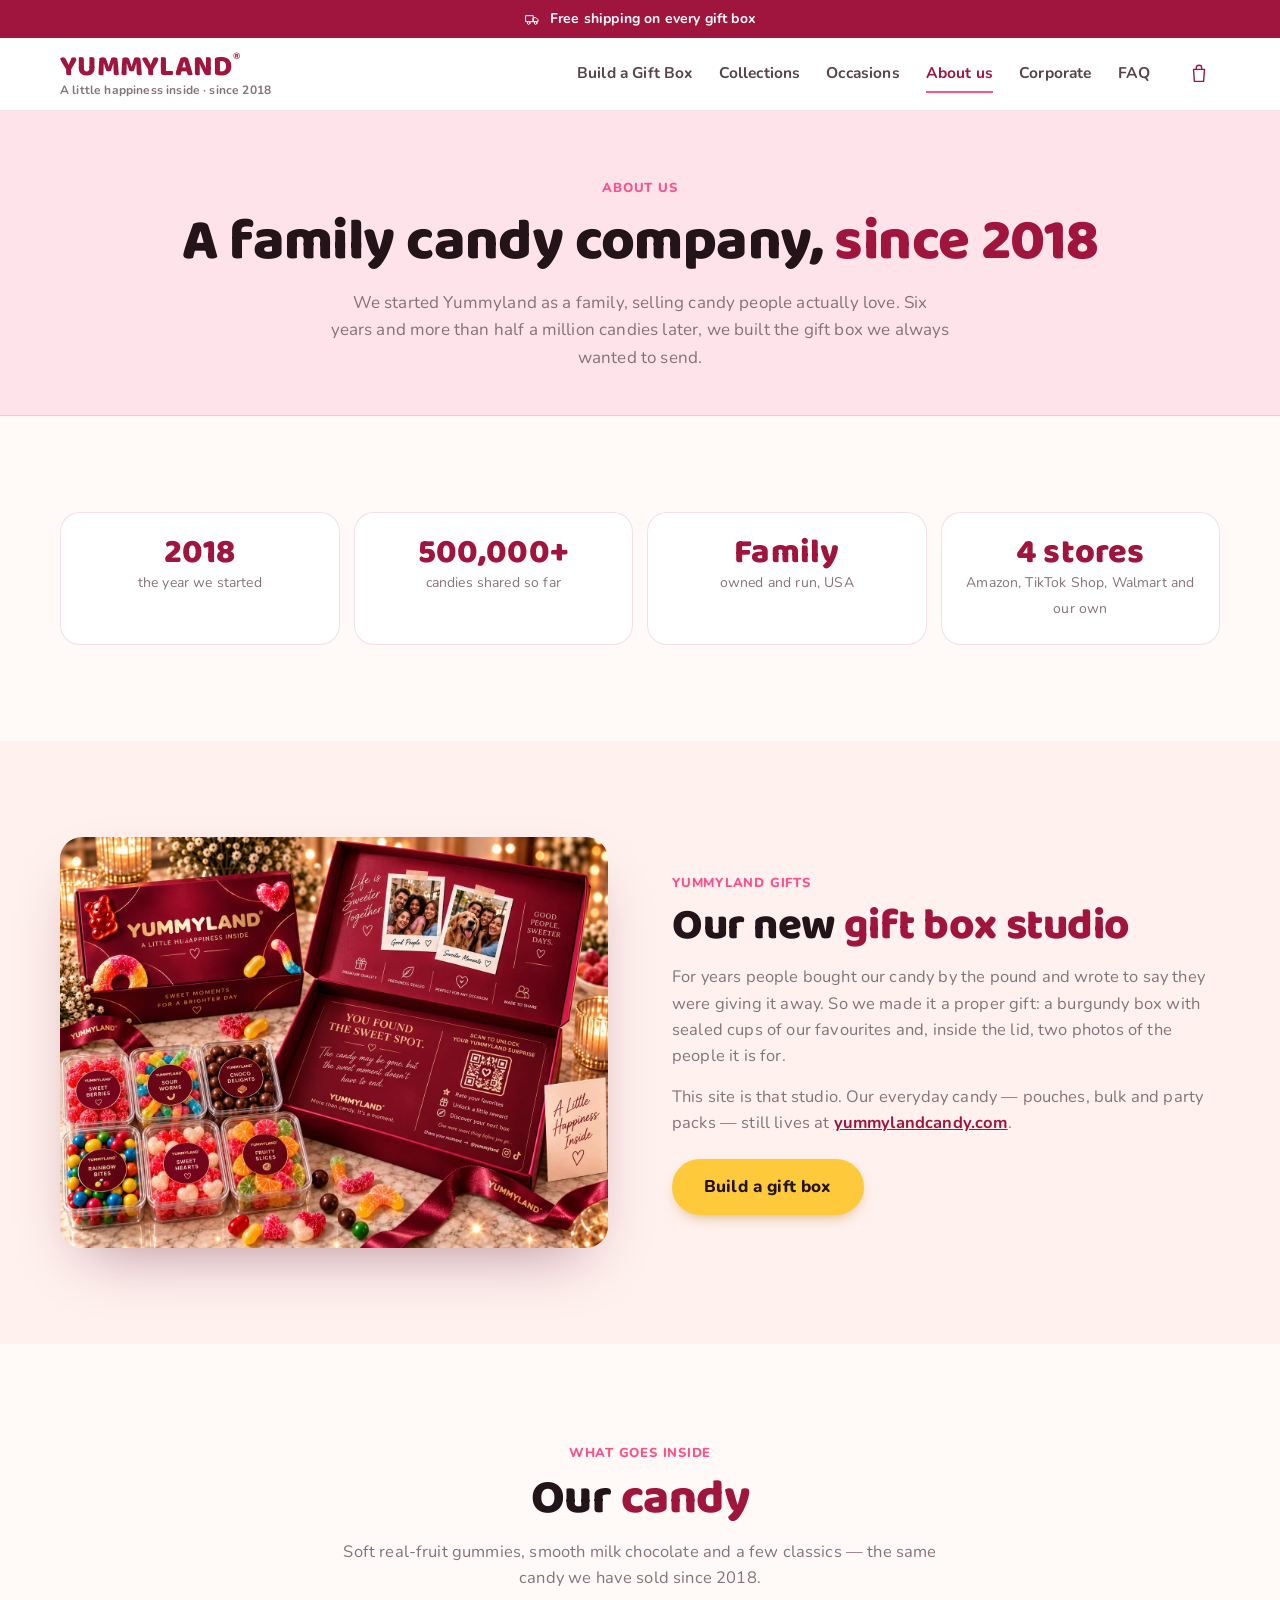
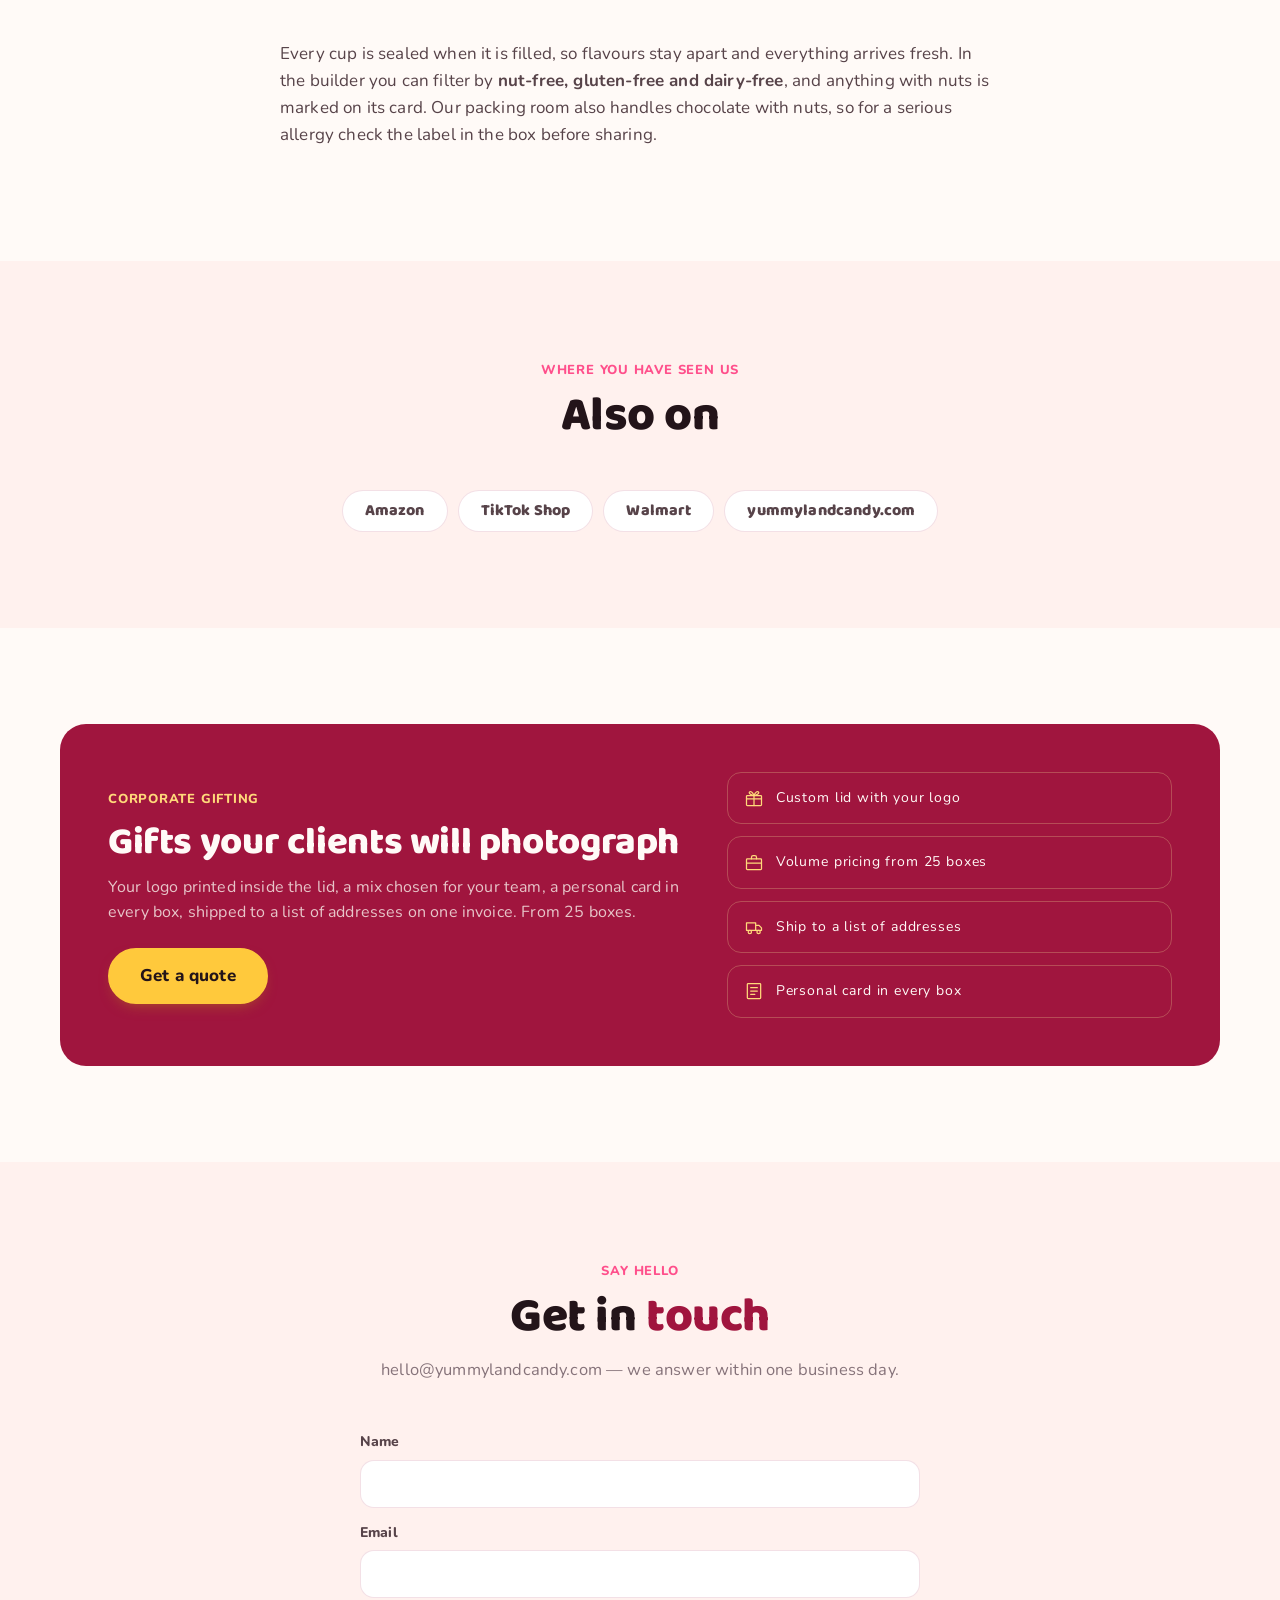
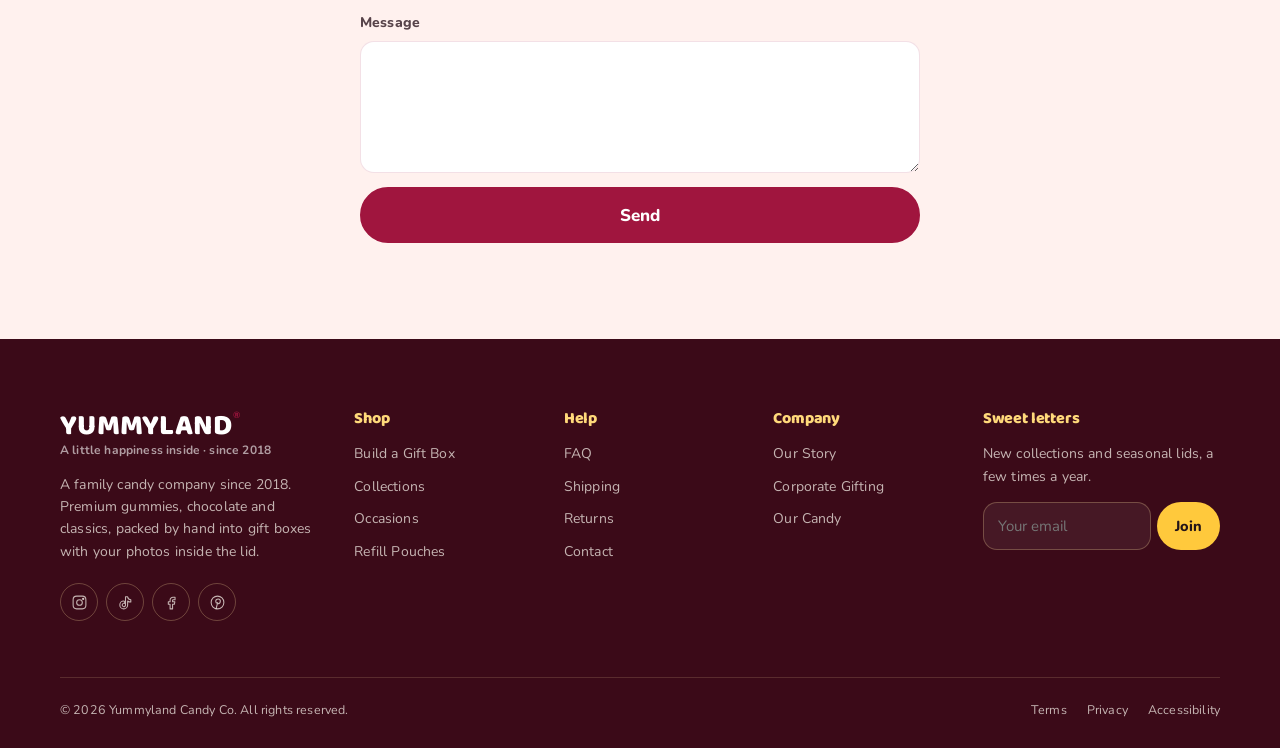
<file: about.html>
<!DOCTYPE html>
<html lang="en">
<head>
<meta charset="utf-8">
<meta name="viewport" content="width=device-width, initial-scale=1">
<title>About Yummyland — A Family Candy Company Since 2018</title>
<meta name="description" content="Yummyland is a family candy company from the USA, selling since 2018 on Amazon, TikTok Shop, Walmart and our own store. Yummyland Gifts is our gift box studio.">
<meta property="og:title" content="About Yummyland — A Family Candy Company Since 2018">
<meta property="og:description" content="Yummyland is a family candy company from the USA, selling since 2018 on Amazon, TikTok Shop, Walmart and our own store. Yummyland Gifts is our gift box studio.">
<meta property="og:type" content="website">
<link rel="icon" href="assets/img/favicon.svg" type="image/svg+xml">
<link rel="apple-touch-icon" href="assets/img/apple-touch-icon.png">
<meta name="theme-color" content="#7a1128">
<link rel="canonical" href="https://yummylandcandy.com/about.html">
<meta property="og:site_name" content="Yummyland">
<meta property="og:url" content="https://yummylandcandy.com/about.html">
<meta property="og:image" content="https://yummylandcandy.com/assets/img/og.jpg">
<meta property="og:image:width" content="1200">
<meta property="og:image:height" content="630">
<meta name="twitter:card" content="summary_large_image">
<meta name="twitter:image" content="https://yummylandcandy.com/assets/img/og.jpg">
<link rel="preload" href="assets/fonts/nunito.woff2" as="font" type="font/woff2" crossorigin>
<link rel="preload" href="assets/fonts/baloo2.woff2" as="font" type="font/woff2" crossorigin>
<link rel="stylesheet" href="assets/css/style.css?v=8eb0f1d8">
<!-- JSONLD:START -->
<script type="application/ld+json">{"@context":"https://schema.org","@graph":[{"@type":"Organization","@id":"https://yummylandcandy.com/#org","name":"Yummyland","url":"https://yummylandcandy.com/","logo":"https://yummylandcandy.com/assets/img/apple-touch-icon.png","image":"https://yummylandcandy.com/assets/img/og.jpg","description":"Premium candy gift boxes: six cups of Albanese gummies and chocolate, with a lid printed for the occasion.","email":"hello@yummylandcandy.com","telephone":"+1-833-986-6526","address":{"@type":"PostalAddress","addressLocality":"Los Angeles","addressRegion":"CA","addressCountry":"US"},"sameAs":["https://instagram.com/yummylandcandy","https://tiktok.com/@yummylandcandy","https://facebook.com/yummylandcandy"]}]}</script>
<!-- JSONLD:END -->
</head>
<body>

<header id="site-header"></header>

<section class="page-head">
  <div class="wrap">
    <span class="eyebrow">About us</span>
    <h1>A family candy company, <em>since 2018</em></h1>
    <p>We started Yummyland as a family, selling candy people actually love. Six years and more than half a million
      candies later, we built the gift box we always wanted to send.</p>
  </div>
</section>

<section class="section">
  <div class="wrap">
    <ul class="stats">
      <li><b>2018</b><span>the year we started</span></li>
      <li><b>500,000+</b><span>candies shared so far</span></li>
      <li><b>Family</b><span>owned and run, USA</span></li>
      <li><b>4 stores</b><span>Amazon, TikTok Shop, Walmart and our own</span></li>
    </ul>
  </div>
</section>

<section class="section section--paper">
  <div class="wrap showcase">
    <img src="assets/img/hero-box.webp" width="1448" height="1086" loading="lazy" alt="The open Yummyland gift box with photos inside the lid">
    <div>
      <span class="eyebrow">Yummyland Gifts</span>
      <h2>Our new <em>gift box studio</em></h2>
      <p>For years people bought our candy by the pound and wrote to say they were giving it away. So we made it a proper
        gift: a burgundy box with sealed cups of our favourites and, inside the lid, two photos of the people it is for.</p>
      <p>This site is that studio. Our everyday candy — pouches, bulk and party packs — still lives at
        <a href="https://yummylandcandy.com">yummylandcandy.com</a>.</p>
      <a class="btn btn--lg btn--gold" href="index.html#builder" style="margin-top:8px">Build a gift box</a>
    </div>
  </div>
</section>

<section class="section" id="quality">
  <div class="wrap">
    <div class="section__head"><span class="eyebrow">What goes inside</span><h2>Our <em>candy</em></h2>
      <p>Soft real-fruit gummies, smooth milk chocolate and a few classics — the same candy we have sold since 2018.</p></div>
    <div class="prose">
      <p>Every cup is sealed when it is filled, so flavours stay apart and everything arrives fresh. In the builder you can filter
        by <b>nut-free, gluten-free and dairy-free</b>, and anything with nuts is marked on its card. Our packing room also handles
        chocolate with nuts, so for a serious allergy check the label in the box before sharing.</p>
    </div>
  </div>
</section>

<section class="section section--paper">
  <div class="wrap">
    <div class="section__head"><span class="eyebrow">Where you have seen us</span><h2>Also on</h2></div>
    <ul class="marts">
      <li>Amazon</li><li>TikTok Shop</li><li>Walmart</li><li>yummylandcandy.com</li>
    </ul>
  </div>
</section>

<section class="section" id="corporate">
  <div class="wrap">
    <div class="banner">
      <div>
        <span class="eyebrow">Corporate gifting</span>
        <h2>Gifts your clients will photograph</h2>
        <p>Your logo printed inside the lid, a mix chosen for your team, a personal card in every box, shipped to a list
          of addresses on one invoice. From 25 boxes.</p>
        <a class="btn btn--lg btn--gold" href="#contact" style="margin-top:22px">Get a quote</a>
      </div>
      <div class="banner__list" id="corp-list"></div>
    </div>
  </div>
</section>

<section class="section section--paper" id="contact">
  <div class="wrap">
    <div class="section__head"><span class="eyebrow">Say hello</span><h2>Get in <em>touch</em></h2>
      <p>hello@yummylandcandy.com — we answer within one business day.</p></div>
    <form class="form" id="contact-form">
      <label class="field"><span>Name</span><input type="text" required></label>
      <label class="field"><span>Email</span><input type="email" required></label>
      <label class="field"><span>Message</span><textarea rows="5" required></textarea></label>
      <button class="btn btn--lg" type="submit">Send</button>
    </form>
  </div>
</section>

<footer id="site-footer"></footer>

<script src="assets/js/config.js?v=2c876a3c"></script>
<script src="assets/js/photos.js?v=dfa1c736"></script>
<script src="assets/js/art.js?v=40178e76"></script>
<script src="assets/js/data.js?v=2bc26230"></script>
<script src="assets/js/store.js?v=406d2927"></script>
<script src="assets/js/analytics.js?v=6bed0f49"></script>
<script src="assets/js/site.js?v=dc8d2a9d"></script>
<script src="assets/js/pages.js?v=4a417e43"></script>
<script>
  YL.boot('chrome', function () { YL.initChrome('about'); });
  YL.boot('corporate', function () {
    document.getElementById('corp-list').innerHTML =
      [['gift', 'Custom lid with your logo'], ['briefcase', 'Volume pricing from 25 boxes'],
       ['truck', 'Ship to a list of addresses'], ['note', 'Personal card in every box']]
        .map(function (b) { return '<div>' + YL.icon(b[0]) + b[1] + '</div>'; }).join('');
  });
  YL.boot('contact', function () {
    var f = document.getElementById('contact-form');
    f.addEventListener('submit', function (e) { e.preventDefault(); f.reset(); YL.toast('Thank you — we will be in touch.'); });
  });
</script>
</body>
</html>
</file>
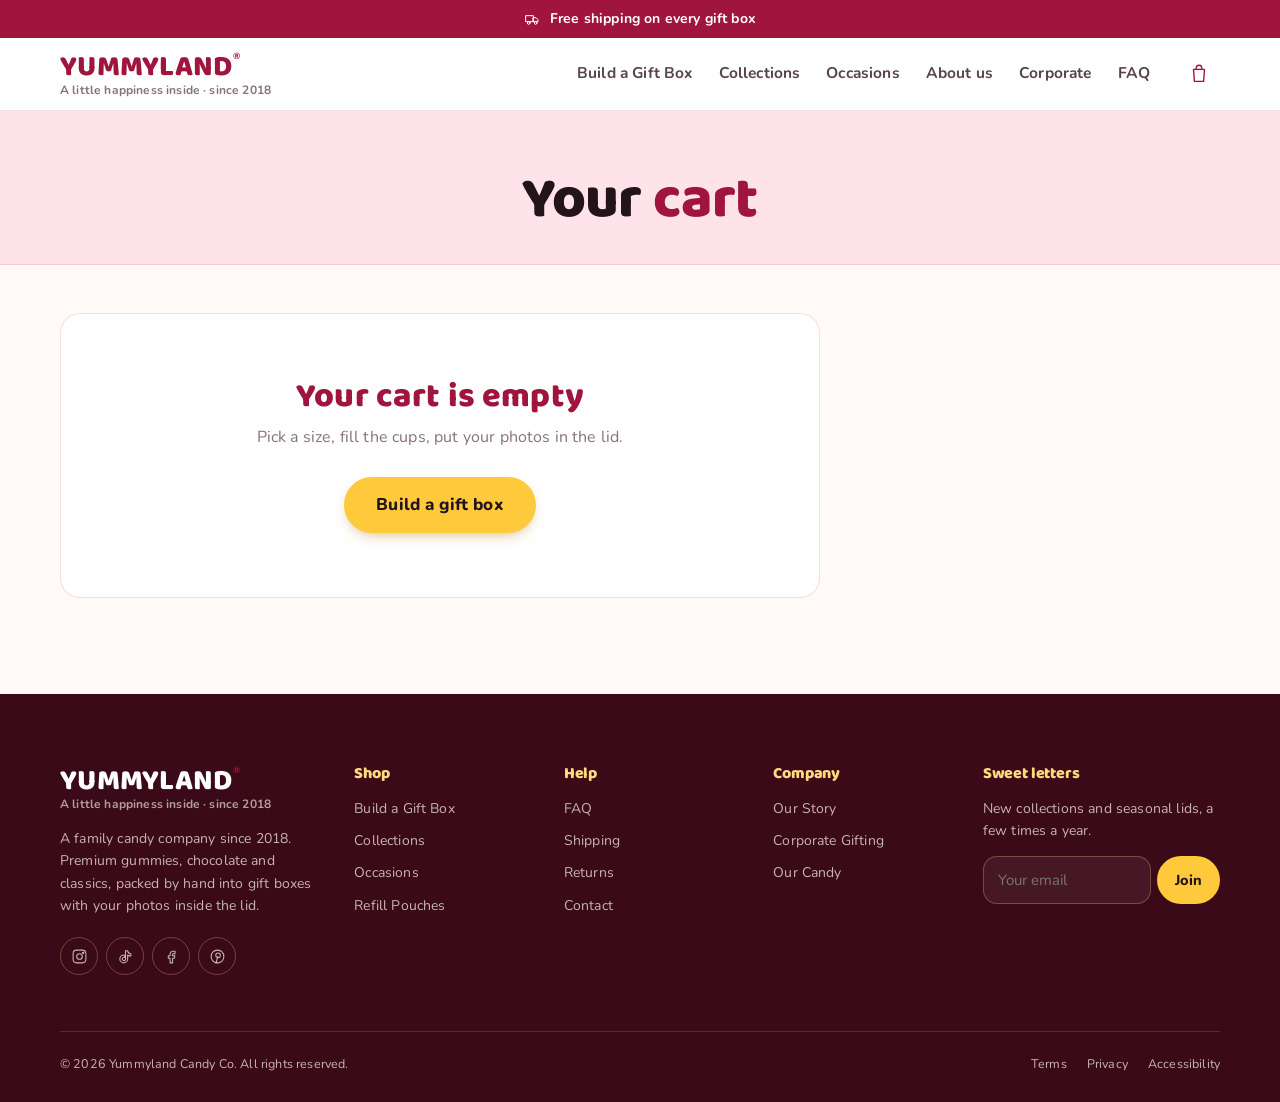
<file: cart.html>
<!DOCTYPE html>
<html lang="en">
<head>
<meta charset="utf-8">
<meta name="viewport" content="width=device-width, initial-scale=1">
<title>Your Cart — Yummyland</title>
<meta name="description" content="Your Yummyland gift boxes.">
<meta property="og:title" content="Your Cart — Yummyland">
<meta property="og:description" content="Your Yummyland gift boxes.">
<meta property="og:type" content="website">
<link rel="icon" href="assets/img/favicon.svg" type="image/svg+xml">
<link rel="apple-touch-icon" href="assets/img/apple-touch-icon.png">
<meta name="theme-color" content="#7a1128">
<link rel="canonical" href="https://yummylandcandy.com/cart.html">
<meta property="og:site_name" content="Yummyland">
<meta property="og:url" content="https://yummylandcandy.com/cart.html">
<meta property="og:image" content="https://yummylandcandy.com/assets/img/og.jpg">
<meta property="og:image:width" content="1200">
<meta property="og:image:height" content="630">
<meta name="twitter:card" content="summary_large_image">
<meta name="twitter:image" content="https://yummylandcandy.com/assets/img/og.jpg">
<link rel="preload" href="assets/fonts/nunito.woff2" as="font" type="font/woff2" crossorigin>
<link rel="preload" href="assets/fonts/baloo2.woff2" as="font" type="font/woff2" crossorigin>
<link rel="stylesheet" href="assets/css/style.css?v=8eb0f1d8">
<!-- JSONLD:START -->
<script type="application/ld+json">{"@context":"https://schema.org","@graph":[{"@type":"Organization","@id":"https://yummylandcandy.com/#org","name":"Yummyland","url":"https://yummylandcandy.com/","logo":"https://yummylandcandy.com/assets/img/apple-touch-icon.png","image":"https://yummylandcandy.com/assets/img/og.jpg","description":"Premium candy gift boxes: six cups of Albanese gummies and chocolate, with a lid printed for the occasion.","email":"hello@yummylandcandy.com","telephone":"+1-833-986-6526","address":{"@type":"PostalAddress","addressLocality":"Los Angeles","addressRegion":"CA","addressCountry":"US"},"sameAs":["https://instagram.com/yummylandcandy","https://tiktok.com/@yummylandcandy","https://facebook.com/yummylandcandy"]}]}</script>
<!-- JSONLD:END -->
<meta name="robots" content="noindex">
</head>
<body>

<header id="site-header"></header>

<section class="page-head" style="padding:48px 0 32px">
  <div class="wrap"><h1>Your <em>cart</em></h1></div>
</section>
<div class="wrap cart">
  <div id="cart-items"></div>
  <aside id="cart-summary"></aside>
</div>

<footer id="site-footer"></footer>

<script src="assets/js/config.js?v=2c876a3c"></script>
<script src="assets/js/photos.js?v=dfa1c736"></script>
<script src="assets/js/art.js?v=40178e76"></script>
<script src="assets/js/data.js?v=2bc26230"></script>
<script src="assets/js/store.js?v=406d2927"></script>
<script src="assets/js/analytics.js?v=6bed0f49"></script>
<script src="assets/js/site.js?v=dc8d2a9d"></script>
<script src="assets/js/pages.js?v=4a417e43"></script>
<script src="assets/js/cart.js?v=cd041d7b"></script>
<script>
  YL.boot('chrome', function () { YL.initChrome(''); });
  YL.boot('cart', function () { YL.initCart(); });
</script>
</body>
</html>
</file>
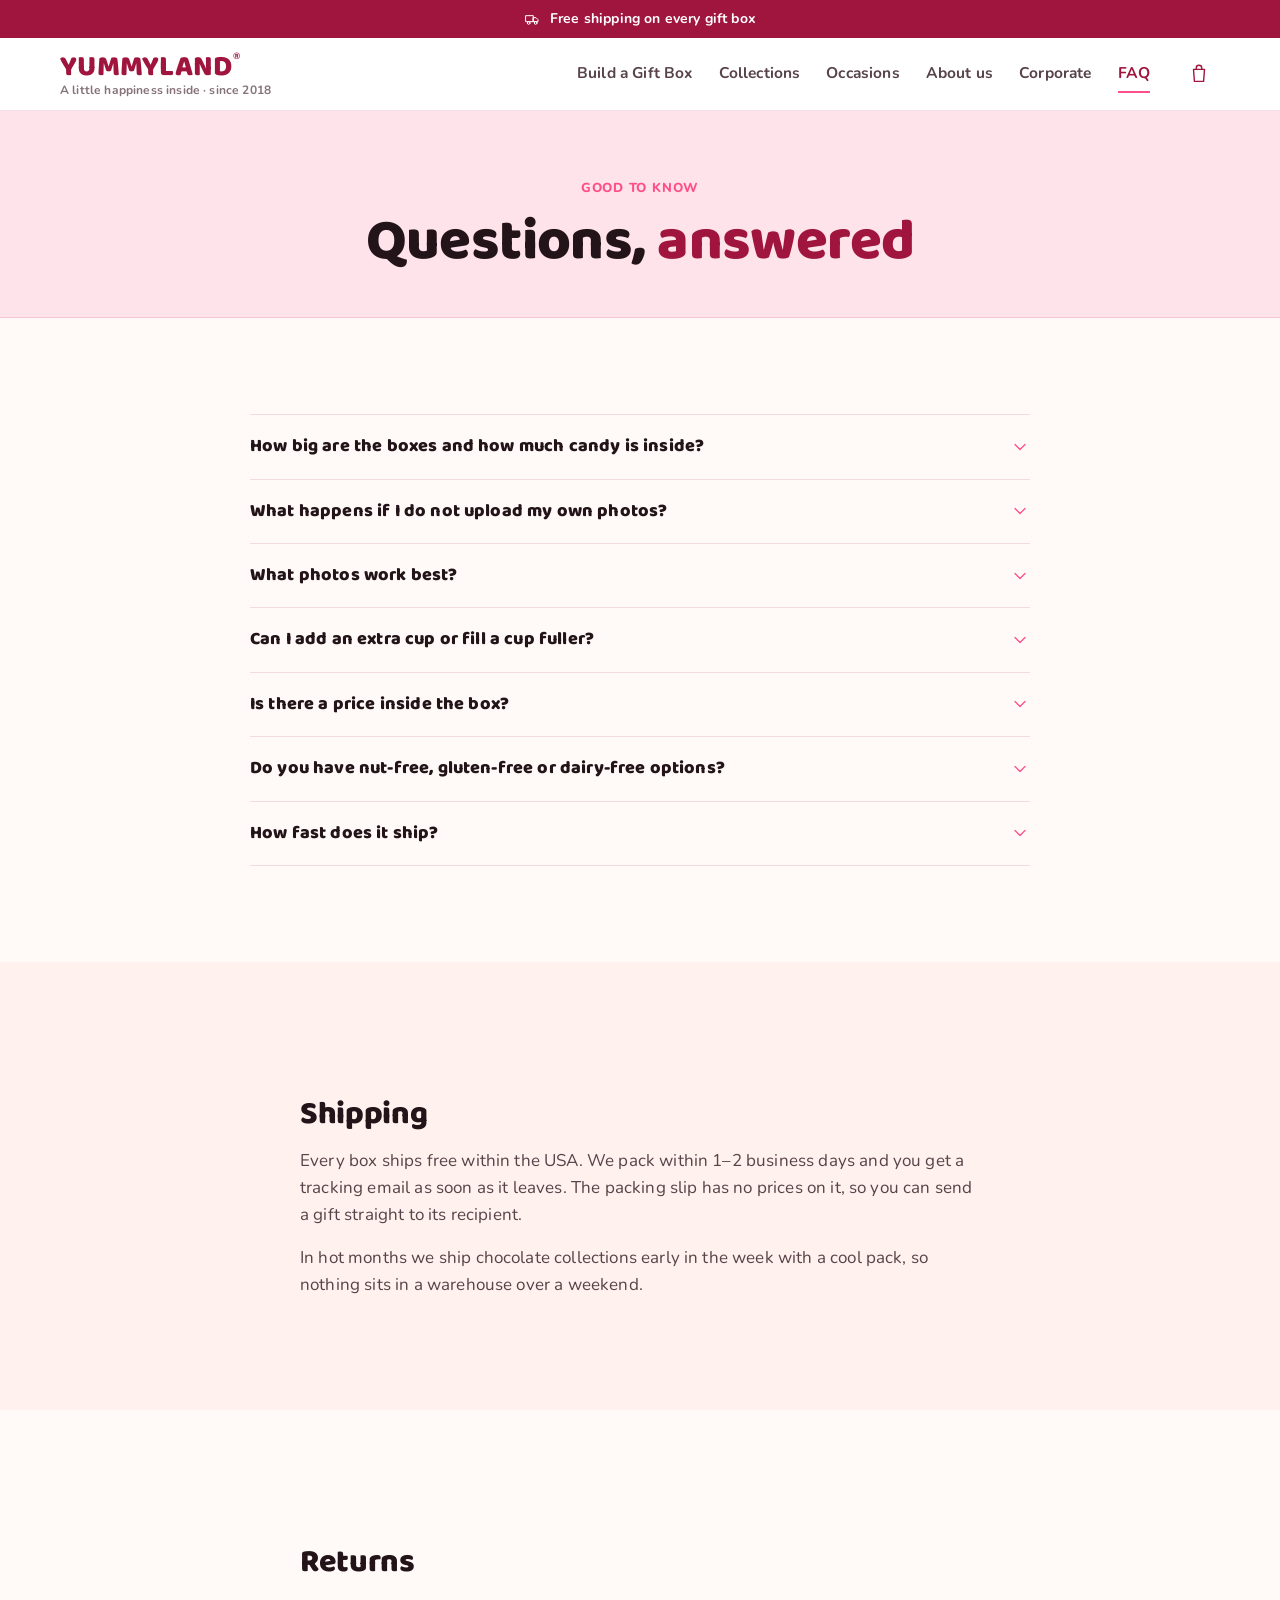
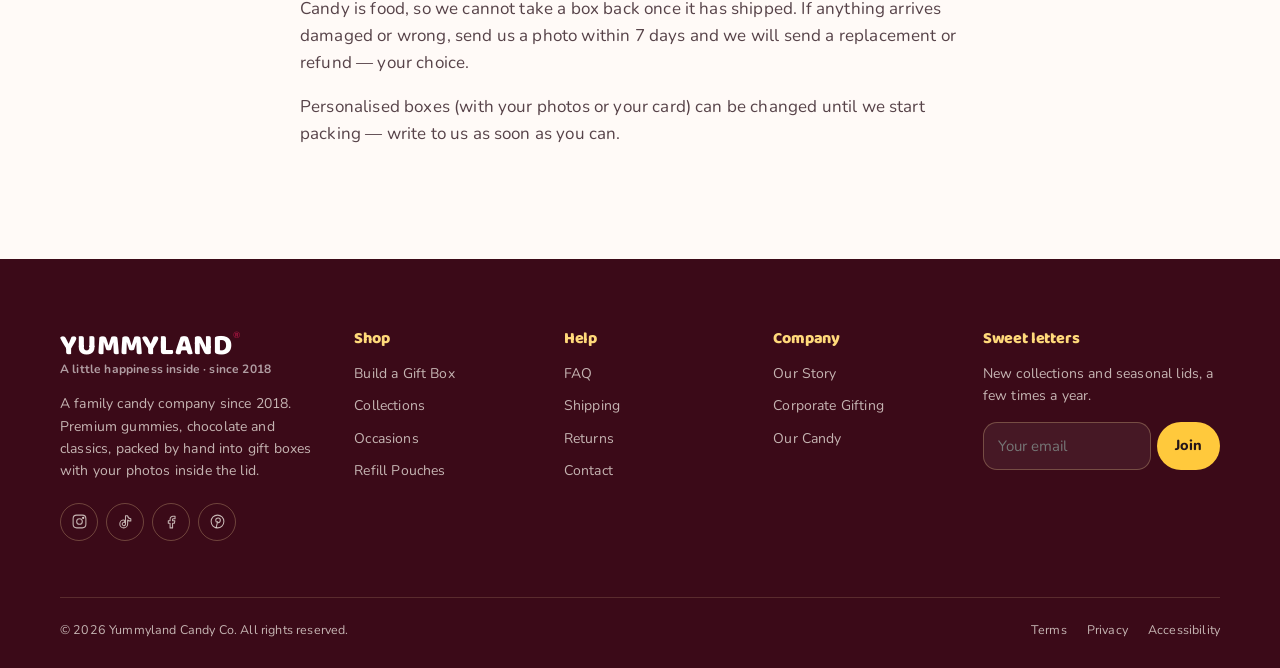
<file: faq.html>
<!DOCTYPE html>
<html lang="en">
<head>
<meta charset="utf-8">
<meta name="viewport" content="width=device-width, initial-scale=1">
<title>FAQ, Shipping & Returns — Yummyland</title>
<meta name="description" content="Everything about Yummyland gift boxes: sizes, candy, photo printing, shipping and returns.">
<meta property="og:title" content="FAQ, Shipping & Returns — Yummyland">
<meta property="og:description" content="Everything about Yummyland gift boxes: sizes, candy, photo printing, shipping and returns.">
<meta property="og:type" content="website">
<link rel="icon" href="assets/img/favicon.svg" type="image/svg+xml">
<link rel="apple-touch-icon" href="assets/img/apple-touch-icon.png">
<meta name="theme-color" content="#7a1128">
<link rel="canonical" href="https://yummylandcandy.com/faq.html">
<meta property="og:site_name" content="Yummyland">
<meta property="og:url" content="https://yummylandcandy.com/faq.html">
<meta property="og:image" content="https://yummylandcandy.com/assets/img/og.jpg">
<meta property="og:image:width" content="1200">
<meta property="og:image:height" content="630">
<meta name="twitter:card" content="summary_large_image">
<meta name="twitter:image" content="https://yummylandcandy.com/assets/img/og.jpg">
<link rel="preload" href="assets/fonts/nunito.woff2" as="font" type="font/woff2" crossorigin>
<link rel="preload" href="assets/fonts/baloo2.woff2" as="font" type="font/woff2" crossorigin>
<link rel="stylesheet" href="assets/css/style.css?v=8eb0f1d8">
<!-- JSONLD:START -->
<script type="application/ld+json">{"@context":"https://schema.org","@graph":[{"@type":"Organization","@id":"https://yummylandcandy.com/#org","name":"Yummyland","url":"https://yummylandcandy.com/","logo":"https://yummylandcandy.com/assets/img/apple-touch-icon.png","image":"https://yummylandcandy.com/assets/img/og.jpg","description":"Premium candy gift boxes: six cups of Albanese gummies and chocolate, with a lid printed for the occasion.","email":"hello@yummylandcandy.com","telephone":"+1-833-986-6526","address":{"@type":"PostalAddress","addressLocality":"Los Angeles","addressRegion":"CA","addressCountry":"US"},"sameAs":["https://instagram.com/yummylandcandy","https://tiktok.com/@yummylandcandy","https://facebook.com/yummylandcandy"]},{"@type":"FAQPage","mainEntity":[{"@type":"Question","name":"How big are the boxes and how much candy is inside?","acceptedAnswer":{"@type":"Answer","text":"Three sizes: the Little Box with 4 cups (about 1½ lb of candy), the Signature Box with 8 cups (about 3 lb) and the Grand Box with 12 cups (about 4½ lb). Every cup is sealed and holds about 6 oz."}},{"@type":"Question","name":"What happens if I do not upload my own photos?","acceptedAnswer":{"@type":"Answer","text":"The lid is printed with two photos we chose for your occasion, so the box always looks finished. Uploading your own two photos is $5.99 and we print them as polaroids."}},{"@type":"Question","name":"What photos work best?","acceptedAnswer":{"@type":"Answer","text":"Bright, in-focus phone photos with faces near the middle. We crop them square-ish, so leave a little room around the edges."}},{"@type":"Question","name":"Can I add an extra cup or fill a cup fuller?","acceptedAnswer":{"@type":"Answer","text":"No — each box has its own tray, and overfilling stops the lid closing flat. If you want more candy, size up: 4, 8 or 12 cups."}},{"@type":"Question","name":"Is there a price inside the box?","acceptedAnswer":{"@type":"Answer","text":"Never. The packing slip is price-free and goes on the outside, so you can ship straight to the person you are gifting."}},{"@type":"Question","name":"Do you have nut-free, gluten-free or dairy-free options?","acceptedAnswer":{"@type":"Answer","text":"Yes. Use the Nut-free, Gluten-free and Dairy-free chips in the builder — they show only candy whose recipe fits. Candy containing nuts is marked on its card. Our cups are packed in a room that also handles chocolate with nuts, so if an allergy is serious, check the label in the box before sharing."}},{"@type":"Question","name":"How fast does it ship?","acceptedAnswer":{"@type":"Answer","text":"Boxes are packed within 1–2 business days and ship free across the USA."}}]}]}</script>
<!-- JSONLD:END -->
</head>
<body>

<header id="site-header"></header>

<section class="page-head">
  <div class="wrap">
    <span class="eyebrow">Good to know</span>
    <h1>Questions, <em>answered</em></h1>
    <div class="divider"></div>
  </div>
</section>

<section class="section">
  <div class="wrap"><div id="faq"></div></div>
</section>

<section class="section section--paper" id="shipping">
  <div class="wrap prose">
    <h2>Shipping</h2>
    <p>Every box ships free within the USA. We pack within 1–2 business days and you get a tracking email as soon as it leaves.
      The packing slip has no prices on it, so you can send a gift straight to its recipient.</p>
    <p>In hot months we ship chocolate collections early in the week with a cool pack, so nothing sits in a warehouse over a weekend.</p>
  </div>
</section>

<section class="section" id="returns">
  <div class="wrap prose">
    <h2>Returns</h2>
    <p>Candy is food, so we cannot take a box back once it has shipped. If anything arrives damaged or wrong, send us a photo
      within 7 days and we will send a replacement or refund — your choice.</p>
    <p>Personalised boxes (with your photos or your card) can be changed until we start packing — write to us as soon as you can.</p>
  </div>
</section>

<footer id="site-footer"></footer>

<script src="assets/js/config.js?v=2c876a3c"></script>
<script src="assets/js/photos.js?v=dfa1c736"></script>
<script src="assets/js/art.js?v=40178e76"></script>
<script src="assets/js/data.js?v=2bc26230"></script>
<script src="assets/js/store.js?v=406d2927"></script>
<script src="assets/js/analytics.js?v=6bed0f49"></script>
<script src="assets/js/site.js?v=dc8d2a9d"></script>
<script src="assets/js/pages.js?v=4a417e43"></script>
<script>
  YL.boot('chrome', function () { YL.initChrome('faq'); });
  YL.boot('faq', function () { YL.renderFaq('#faq'); });
</script>
</body>
</html>
</file>
<file: assets/css/style.css>
/* =========================================================
   Yummyland — design system
   A friendly candy shop that sells a premium gift box: rounded
   Baloo headings, Nunito for reading, ruby as the box colour,
   sunny yellow for the one action that matters. The script face
   lives only on the drawn lid, because the real lid is printed so.
   ========================================================= */

@font-face { font-family: 'Nunito'; src: url('../fonts/nunito.woff2') format('woff2'); font-weight: 400 900; font-display: swap; }
@font-face { font-family: 'Baloo 2'; src: url('../fonts/baloo2.woff2') format('woff2'); font-weight: 400 800; font-display: swap; }
@font-face { font-family: 'Great Vibes'; src: url('../fonts/greatvibes.woff2') format('woff2'); font-weight: 400; font-display: swap; }

:root {
  --ruby: #a0153e;
  --ruby-2: #b81d48;
  --ruby-deep: #7d0f30;
  --ruby-ink: #3b0a18;
  --pink: #ff4f8b;
  --gold: #ffc93c;
  --gold-2: #ffd97a;
  --gold-deep: #b7801a;
  --cream: #fffaf7;
  --paper: #fff1ee;
  --blush: #ffe3ea;
  --ink: #231419;
  --ink-70: #574349;
  --ink-50: #86737a;
  --line: rgba(160, 21, 62, .13);
  --line-gold: rgba(160, 21, 62, .25);
  --white: #ffffff;

  --serif: 'Baloo 2', 'Nunito', system-ui, sans-serif;
  --script: 'Great Vibes', 'Snell Roundhand', cursive;
  --sans: 'Nunito', 'Segoe UI', system-ui, -apple-system, sans-serif;

  --r: 14px;
  --r-lg: 20px;
  --shadow: 0 2px 6px rgba(160, 21, 62, .06), 0 12px 30px -14px rgba(160, 21, 62, .25);
  --shadow-lg: 0 26px 60px -26px rgba(90, 10, 35, .45);
  --wrap: 1200px;
  --ease: cubic-bezier(.2, .7, .2, 1);
}

*, *::before, *::after { box-sizing: border-box; }
html { -webkit-text-size-adjust: 100%; scroll-behavior: smooth; overflow-x: clip; }
body {
  margin: 0; background: var(--cream); color: var(--ink);
  font: 400 16px/1.6 var(--sans); letter-spacing: .01em;
  overflow-x: hidden;
  overflow-x: clip;
}
img, svg { max-width: 100%; display: block; }
img { height: auto; }
a { color: inherit; }
button, input, textarea { font: inherit; color: inherit; }
button { cursor: pointer; }
h1, h2, h3, h4 { font-family: var(--serif); font-weight: 800; line-height: 1.08; margin: 0; letter-spacing: -.01em; text-wrap: balance; }
p { margin: 0; }
sup { font-size: .45em; vertical-align: .9em; margin-left: .05em; }
.sr-only { position: absolute !important; width: 1px; height: 1px; overflow: hidden; clip: rect(0 0 0 0); white-space: nowrap; }
.wrap { max-width: var(--wrap); margin: 0 auto; padding: 0 20px; }
.center { text-align: center; }
.muted { color: var(--ink-50); }
.small { font-size: 13px; }
.script { font-family: var(--script); font-weight: 400; }
body.modal-open { overflow: hidden; }
:focus-visible { outline: 2px solid var(--gold); outline-offset: 2px; }

.eyebrow {
  display: inline-block; font: 800 13px/1.2 var(--sans); letter-spacing: .06em; text-transform: uppercase;
  color: var(--pink);
}
.ico { width: 20px; height: 20px; flex: none; }

/* ---------- buttons ---------- */
.btn {
  display: inline-flex; align-items: center; justify-content: center; gap: 9px;
  min-height: 46px; padding: 0 24px; border-radius: 999px; border: 2px solid var(--ruby);
  background: var(--ruby); color: #fff; text-decoration: none;
  font: 800 15.5px/1 var(--sans);
  transition: background .2s var(--ease), color .2s, border-color .2s, transform .2s var(--ease), box-shadow .2s;
  white-space: nowrap;
}
.btn:hover { background: var(--ruby-deep); border-color: var(--ruby-deep); }
.btn:active { transform: translateY(1px); }
.btn[disabled] { opacity: .45; pointer-events: none; }
.btn .ico { width: 18px; height: 18px; }
.btn--lg { min-height: 56px; padding: 0 30px; font-size: 17px; }
.btn--sm { min-height: 40px; padding: 0 18px; font-size: 14px; }
.btn--block { width: 100%; }
.btn--gold {
  background: var(--gold); border-color: var(--gold); color: var(--ink);
  box-shadow: 0 6px 16px -8px rgba(183, 128, 26, .8);
}
.btn--gold:hover { background: #ffbf1f; border-color: #ffbf1f; }
.btn--line { background: #fff; color: var(--ruby); border-color: var(--line-gold); }
.btn--line:hover { background: var(--blush); border-color: var(--ruby); color: var(--ruby-deep); }
.btn--light { background: #fff; color: var(--ruby); border-color: var(--line-gold); }
.btn--light:hover { background: var(--blush); border-color: var(--ruby); }
.link-btn {
  background: none; border: 0; padding: 0; color: var(--ruby); text-decoration: underline; text-underline-offset: 3px;
  text-decoration-color: var(--line-gold); font-size: 14.5px; font-weight: 700; display: inline-flex; align-items: center; gap: 6px;
}
.link-btn:hover { text-decoration-color: var(--ruby); }
.link-btn .ico { width: 16px; height: 16px; }

.chip {
  min-height: 36px; padding: 0 16px; border-radius: 999px; border: 1px solid var(--line);
  background: var(--white); font-size: 14.5px; font-weight: 700; color: var(--ink-70);
  transition: all .15s;
}
.chip:hover { border-color: var(--ruby); color: var(--ruby); }
.chip.is-on { background: var(--ruby); color: var(--cream); border-color: var(--ruby); }
.filters { display: flex; flex-wrap: wrap; gap: 8px; }
.filters--center { justify-content: center; margin-bottom: 24px; }

/* ---------- announce ---------- */
.announce { background: var(--ruby); color: #fff; font-size: 14px; font-weight: 700; }
.announce__in { position: relative; height: 38px; }
.announce__item {
  position: absolute; inset: 0; display: flex; align-items: center; justify-content: center; gap: 10px;
  opacity: 0; transform: translateY(8px); transition: opacity .5s, transform .5s var(--ease); text-align: center;
}
.announce__item .ico { width: 16px; height: 16px; }
.announce__item.is-on { opacity: 1; transform: none; }
.announce__item.is-out { opacity: 0; transform: translateY(-8px); }
.announce__item a { color: var(--gold-2); text-underline-offset: 3px; }

/* ---------- header ---------- */
.header { position: sticky; top: 0; z-index: 40; background: rgba(255, 255, 255, .94); backdrop-filter: blur(10px); border-bottom: 1px solid var(--line); }
.header__in { display: flex; align-items: center; gap: 28px; height: 72px; }
.logo { display: flex; flex-direction: column; text-decoration: none; line-height: 1; }
.logo__txt { font: 800 29px/1 var(--serif); letter-spacing: .01em; color: var(--ruby); }
.logo__txt sup { color: var(--ruby); font-family: var(--sans); font-size: 9px; vertical-align: 1.8em; }
.logo__sub { font: 700 12px/1 var(--sans); color: var(--ink-50); margin-top: 2px; }
.nav { display: flex; gap: 26px; margin-left: auto; }
.nav a { text-decoration: none; font-size: 15.5px; font-weight: 700; color: var(--ink-70); padding: 6px 0; border-bottom: 2px solid transparent; }
.nav a:hover, .nav a.is-active { color: var(--ruby); border-bottom-color: var(--pink); }
.header__tools { display: flex; gap: 6px; }
.icon-btn { position: relative; width: 42px; height: 42px; display: grid; place-items: center; border-radius: 50%; border: 0; background: none; color: var(--ruby); }
.icon-btn:hover { background: var(--paper); }
.icon-btn .ico { width: 22px; height: 22px; }
.cart-count {
  position: absolute; top: 3px; right: 1px; min-width: 18px; height: 18px; padding: 0 5px; border-radius: 9px;
  background: var(--pink); color: #fff; font-size: 11px; font-weight: 800; display: grid; place-items: center;
}
.cart-count[hidden] { display: none; }
.cart-count.pop { animation: pop .4s var(--ease); }
@keyframes pop { 50% { transform: scale(1.35); } }
.burger { display: none; }

/* ---------- hero ---------- */
.hero {
  position: relative; color: var(--ink); overflow: hidden;
  background: radial-gradient(90% 120% at 85% 20%, #ffd6e2 0%, var(--blush) 35%, var(--cream) 75%);
}
.hero__in { position: relative; display: grid; grid-template-columns: 1fr 1.1fr; gap: 48px; align-items: center; padding-top: 56px; padding-bottom: 56px; }
.hero h1 { font-size: clamp(40px, 5vw, 66px); margin: 12px 0 0; }
.hero h1 em { font-style: normal; color: var(--ruby); display: block; }
.hero__lede { max-width: 470px; color: var(--ink-70); font-size: 18px; margin: 16px 0 26px; }
.hero__cta { display: flex; flex-wrap: wrap; gap: 12px; }
.hero__facts { display: flex; flex-wrap: wrap; gap: 28px; margin-top: 30px; }
.hero__facts div { font-size: 14px; font-weight: 700; color: var(--ink-50); }
.hero__facts b { display: block; font: 800 26px/1.1 var(--serif); color: var(--ruby); }
.hero__photo { position: relative; }
.hero__photo img { width: 100%; border-radius: 26px; box-shadow: var(--shadow-lg); }
.hero__stamp {
  position: absolute; left: -18px; bottom: 26px; width: 112px; height: 112px; border-radius: 50%;
  display: grid; place-items: center; text-align: center; padding: 12px;
  background: var(--gold); color: var(--ink); box-shadow: var(--shadow);
  font: 800 18px/1.05 var(--serif); transform: rotate(-8deg);
}
.hero__stamp small { display: block; font: 700 11px/1.2 var(--sans); margin-top: 4px; }

/* hero with the cut-out photo */
.hero--girl .hero__in { grid-template-columns: 1.05fr 1fr; gap: 24px; padding-top: 40px; padding-bottom: 0; align-items: end; }
.hero__copy { padding-bottom: 48px; }
.hero__girl { position: relative; align-self: end; }
.hero__girl img { width: 100%; display: block; filter: drop-shadow(0 24px 40px rgba(90, 10, 35, .25)); }
/* the price stamp sits in the corner, never on the box or the face */
.hero--girl .hero__stamp { left: 2%; right: auto; bottom: 8%; width: 116px; height: 116px; font-size: 19px; transform: rotate(-6deg); }
.hero__perks { list-style: none; margin: 30px 0 0; padding: 0; display: grid; grid-template-columns: repeat(2, max-content); gap: 12px 40px; }
.hero__perks li { display: grid; grid-template-columns: 22px 1fr; gap: 2px 10px; align-items: center; }
.hero__perks .ico { grid-row: 1 / 3; width: 22px; height: 22px; color: var(--ruby); }
.hero__perks b { font: 800 15px/1.1 var(--sans); color: var(--ink); }
.hero__perks span { font-size: 13px; color: var(--ink-50); }

/* about page */
.stats { list-style: none; margin: 0; padding: 0; display: grid; grid-template-columns: repeat(4, 1fr); gap: 14px; }
.stats li { padding: 22px 18px; background: #fff; border: 1px solid var(--line); border-radius: var(--r-lg); text-align: center; }
.stats b { display: block; font: 800 34px/1.05 var(--serif); color: var(--ruby); }
.stats span { font-size: 14px; color: var(--ink-50); }
.marts { list-style: none; margin: 0; padding: 0; display: flex; flex-wrap: wrap; justify-content: center; gap: 10px; }
.marts li { padding: 12px 22px; border-radius: 999px; background: #fff; border: 1px solid var(--line); font: 800 16px/1 var(--serif); color: var(--ink-70); }
.prose a, .showcase a:not(.btn) { color: var(--ruby); font-weight: 700; }

/* ---------- trust ---------- */
.trust { display: grid; grid-template-columns: repeat(4, 1fr); border-top: 1px solid var(--line); border-bottom: 1px solid var(--line); background: var(--white); }
.trust__item { display: flex; align-items: center; gap: 14px; padding: 22px 20px; color: var(--ruby); }
.trust__item + .trust__item { border-left: 1px solid var(--line); }
.trust__item .ico { width: 28px; height: 28px; color: var(--pink); }
.trust__item span { font-size: 13px; color: var(--ink-50); line-height: 1.35; }
.trust__item b { display: block; font: 800 15px/1.3 var(--sans); color: var(--ruby); margin-bottom: 2px; }

/* ---------- sections ---------- */
.section { padding: 96px 0; }
.section--paper { background: var(--paper); }
.section--ruby { background: var(--blush); color: var(--ink); }
.section__head { text-align: center; max-width: 640px; margin: 0 auto 48px; }
.section__head h2 { font-size: clamp(32px, 3.8vw, 48px); margin-top: 8px; }
.section__head h2 em { font-style: normal; color: var(--ruby); }
.section__head p { color: var(--ink-50); margin-top: 14px; font-size: 16.5px; }

.divider { display: none; }

.page-head { padding: 64px 0 44px; text-align: center; background: var(--blush); border-bottom: 1px solid var(--line); }
.page-head h1 { font-size: clamp(38px, 4.6vw, 58px); margin-top: 10px; }
.page-head h1 em { font-style: normal; color: var(--ruby); }
.page-head p { max-width: 620px; margin: 16px auto 0; color: var(--ink-50); font-size: 17px; }
.page-head .hero__cta { justify-content: center; margin-top: 26px; }

/* =========================================================
   THE GIFT BOX (drawn in HTML)
   Everything is sized off the box's own width through container
   units, so the same markup works as a 320 px card and a 700 px
   builder preview.
   ========================================================= */
.gbox {
  /* the drawn box keeps the real packaging colours: burgundy board, gold foil */
  --ruby: #7a1128; --gold: #c9a15a; --gold-2: #e6c98f; --serif: 'Baloo 2', 'Nunito', sans-serif;
  container-type: inline-size; position: relative; width: 100%;
}
.gbox__lid {
  position: relative; display: grid; grid-template-columns: 1.05fr 2.1fr 1fr; align-items: center; gap: 3cqi;
  padding: 5cqi 5cqi 4cqi; border-radius: 1.6cqi 1.6cqi 0 0;
  background: linear-gradient(180deg, #8a1832, var(--ruby) 60%, #6c0f24);
  box-shadow: inset 0 0 0 .5cqi rgba(0, 0, 0, .12), inset 0 -2cqi 3cqi -1cqi rgba(0, 0, 0, .25);
  color: var(--gold-2);
}
.gbox__lid::after { content: ''; position: absolute; inset: 1.8cqi; border: 1px solid rgba(230, 201, 143, .22); border-radius: 1cqi; pointer-events: none; }
.gbox__script { font: 400 5.4cqi/1.02 var(--script); color: var(--gold-2); text-align: center; text-wrap: balance; }
.gbox__script span { display: block; font-size: .7em; margin-top: 1cqi; }
.gbox__side { font: 500 2.5cqi/1.35 var(--serif); letter-spacing: .14em; text-transform: uppercase; text-align: center; color: var(--gold-2); text-wrap: balance; border-left: 1px solid rgba(230, 201, 143, .35); padding-left: 2.4cqi; }
.gbox__side span { display: block; font-size: 1.4em; margin-top: 1cqi; letter-spacing: 0; }
.gbox__polas { display: flex; justify-content: center; gap: 2.6cqi; }
.pola {
  position: relative; margin: 0; width: 48%; max-width: 20cqi; background: #fffdf8; padding: 1.1cqi 1.1cqi 0;
  box-shadow: 0 1cqi 2.2cqi rgba(0, 0, 0, .35); color: var(--ink);
}
.pola--1 { transform: rotate(-3deg); }
.pola--2 { transform: rotate(4deg) translateY(1.4cqi); }
.pola__tape { position: absolute; top: -1.4cqi; left: 50%; width: 7cqi; height: 2.6cqi; transform: translateX(-50%) rotate(-2deg); background: rgba(236, 222, 196, .85); }
.pola__img { display: block; aspect-ratio: 1 / 1; overflow: hidden; background: #e8dccb; }
.pola__img img, .pola__img svg, .pola__ph, .pola__ph svg { width: 100%; height: 100%; object-fit: cover; display: block; }
.pola figcaption { font: 400 2.9cqi/1 var(--script); text-align: center; padding: 1.2cqi 0 1.5cqi; white-space: nowrap; overflow: hidden; text-overflow: ellipsis; }
.pola figcaption span { font-family: var(--sans); font-size: .7em; }
.gbox__promises { grid-column: 1 / -1; display: grid; grid-template-columns: repeat(4, 1fr); margin-top: 1.4cqi; }
.gbox__promises span { display: flex; flex-direction: column; align-items: center; gap: .8cqi; font: 500 1.55cqi/1.2 var(--sans); letter-spacing: .14em; text-transform: uppercase; text-align: center; padding: 0 1cqi; }
.gbox__promises span + span { border-left: 1px solid rgba(230, 201, 143, .3); }
.gbox__promises .ico { width: 3.6cqi; height: 3.6cqi; }

.gbox__base {
  position: relative; padding: 3.4cqi 3.4cqi 0; border-radius: 0 0 1.6cqi 1.6cqi;
  background: linear-gradient(180deg, #4d0918, #6a0f22 12%, var(--ruby) 100%);
  box-shadow: var(--shadow-lg);
}
.gbox__cups { display: grid; gap: 2cqi; }
.gbox__front { display: flex; flex-direction: column; align-items: center; padding: 3cqi 0 3.4cqi; color: var(--gold-2); }
.gbox__front b { font: 800 5.4cqi/1 var(--serif); letter-spacing: .06em; background: linear-gradient(180deg, #f1dcaa, #c9a15a 60%, #a8823d); -webkit-background-clip: text; background-clip: text; color: transparent; }
.gbox__front b sup { font-size: .3em; vertical-align: 1.6em; }
.gbox__front span { font: 500 1.8cqi/1 var(--serif); letter-spacing: .3em; text-transform: uppercase; margin-top: 1.2cqi; }

.cup {
  position: relative; display: block; width: 100%; aspect-ratio: 4 / 3; padding: 0; margin: 0;
  border-radius: 1.8cqi; border: .35cqi solid rgba(255, 255, 255, .55);
  background: linear-gradient(160deg, rgba(255, 255, 255, .28), rgba(255, 255, 255, .06));
  box-shadow: inset 0 0 0 .3cqi rgba(255, 255, 255, .25), 0 .8cqi 1.6cqi rgba(0, 0, 0, .35);
  overflow: hidden; color: var(--cream); font: inherit; text-align: center;
  transition: transform .2s var(--ease), box-shadow .2s;
}
button.cup:hover { transform: translateY(-2px); }
.cup__fill { position: absolute; inset: .9cqi; border-radius: 1.2cqi; overflow: hidden; }
.cup__fill img, .cup__fill svg { width: 100%; height: 100%; object-fit: cover; }
.cup::after { content: ''; position: absolute; inset: 0; background: linear-gradient(155deg, rgba(255, 255, 255, .35) 0 18%, transparent 30% 70%, rgba(255, 255, 255, .12)); pointer-events: none; }
.cup__label {
  position: absolute; left: 50%; top: 50%; transform: translate(-50%, -50%); z-index: 1;
  width: 52%; aspect-ratio: 1; border-radius: 50%; display: flex; flex-direction: column; align-items: center; justify-content: center;
  background: var(--ruby); border: .3cqi solid rgba(230, 201, 143, .8); box-shadow: 0 .4cqi 1cqi rgba(0, 0, 0, .35);
  padding: 1cqi; color: var(--cream);
}
.cup__label small { font: 600 1.05cqi/1 var(--sans); letter-spacing: .14em; text-transform: uppercase; color: var(--gold-2); }
.cup__label b { font: 600 1.6cqi/1.08 var(--sans); letter-spacing: .04em; overflow-wrap: anywhere; max-width: 100%; text-transform: uppercase; margin-top: .5cqi; text-wrap: balance; }
.cup__label i { width: 1.3cqi; height: 1.3cqi; border-radius: 50%; margin-top: .6cqi; border: 1px solid rgba(255, 255, 255, .6); }
.cup--empty { border-style: dashed; border-color: rgba(230, 201, 143, .55); background: rgba(0, 0, 0, .14); display: grid; place-items: center; }
.cup__plus { display: grid; place-items: center; color: var(--gold-2); }
.cup__plus .ico { width: 5cqi; height: 5cqi; }
.cup__hint { position: absolute; bottom: 1.4cqi; left: 0; right: 0; font-size: 1.7cqi; letter-spacing: .16em; text-transform: uppercase; color: rgba(230, 201, 143, .8); }
.cup.is-selected { border-color: var(--gold-2); box-shadow: 0 0 0 .7cqi var(--gold), 0 1cqi 2cqi rgba(0, 0, 0, .4); animation: glow 1.6s ease-in-out infinite; }
@keyframes glow { 50% { box-shadow: 0 0 0 1.1cqi rgba(201, 161, 90, .55), 0 1cqi 2cqi rgba(0, 0, 0, .4); } }

.gbox--compact .gbox__lid { grid-template-columns: 1fr 2fr 1fr; padding: 4.2cqi 4cqi 4.6cqi; }
.gbox--compact .gbox__base { box-shadow: var(--shadow); }

/* =========================================================
   BUILDER
   ========================================================= */
.builder { padding: 64px 0 96px; background: var(--paper); border-top: 1px solid var(--line); }
.builder__head { text-align: center; margin-bottom: 30px; }
.builder__head h2 { font-size: clamp(32px, 4vw, 48px); margin-top: 6px; }
.builder__head h2 em { font-style: normal; color: var(--ruby); }
.builder__head p { color: var(--ink-50); margin-top: 8px; font-weight: 600; }
.bsteps-wrap { position: sticky; top: 72px; z-index: 30; background: rgba(255, 241, 238, .95); backdrop-filter: blur(8px); border-bottom: 1px solid var(--line); margin-bottom: 36px; }
.bsteps { list-style: none; margin: 0 auto; padding: 0; display: flex; justify-content: center; gap: 4px; max-width: 720px; }
.bsteps li { flex: 1; }
.bsteps__btn { width: 100%; display: flex; align-items: center; justify-content: center; gap: 10px; padding: 14px 6px; background: none; border: 0; border-bottom: 3px solid transparent; color: var(--ink-50); font-size: 15px; font-weight: 800; }
.bsteps__n { width: 28px; height: 28px; border-radius: 50%; border: 2px solid var(--line-gold); display: grid; place-items: center; font: 800 14px/1 var(--sans); flex: none; }
.bsteps__n .ico { width: 14px; height: 14px; }
.bsteps__btn.is-on { color: var(--ruby); border-bottom-color: var(--ruby); }
.bsteps__btn.is-on .bsteps__n { background: var(--ruby); border-color: var(--ruby); color: var(--cream); }
.bsteps__btn.is-done { color: var(--ruby); }
.bsteps__btn.is-done .bsteps__n { background: #2fb57c; border-color: #2fb57c; color: #fff; }

.builder__grid { display: grid; grid-template-columns: minmax(0, 1.05fr) minmax(0, 1fr); gap: 48px; align-items: start; }
.bprev { position: sticky; top: 140px; }
.strip { display: none; }
.bprev__body { display: block; }

/* sections stacked down the page */
.bsec { padding: 8px 0 40px; margin-bottom: 24px; border-bottom: 1px solid var(--line); scroll-margin-top: 150px; }
.bsec:last-child { border-bottom: 0; }
.bsec__n { display: inline-block; font: 800 13px/1.2 var(--sans); letter-spacing: .06em; text-transform: uppercase; color: var(--pink); }

/* size cards */
.sizes { display: grid; grid-template-columns: repeat(3, 1fr); gap: 12px; }
.sizecard { position: relative; display: flex; flex-direction: column; align-items: center; gap: 4px; padding: 22px 14px 18px; text-align: center;
  background: #fff; border: 2px solid var(--line); border-radius: var(--r-lg); transition: border-color .15s, box-shadow .15s, transform .15s; }
.sizecard:hover { border-color: var(--pink); transform: translateY(-2px); }
.sizecard.is-on { border-color: var(--ruby); box-shadow: 0 0 0 3px rgba(160, 21, 62, .12); background: linear-gradient(180deg, #fff, var(--blush)); }
.sizecard--pop { border-color: rgba(255, 79, 139, .5); }
.sizecard__badge { position: absolute; top: -12px; left: 50%; transform: translateX(-50%); white-space: nowrap; padding: 4px 12px; border-radius: 999px; background: var(--pink); color: #fff; font-size: 12.5px; font-weight: 800; }
.sizecard__tray { display: grid; gap: 3px; padding: 6px; border-radius: 8px; background: var(--ruby); margin-bottom: 8px; }
.sizecard__tray i { display: block; width: 14px; height: 11px; border-radius: 3px; background: rgba(255, 255, 255, .85); }
.sizecard > b { font: 800 19px/1.15 var(--serif); }
.sizecard__cups { font-weight: 800; color: var(--ruby); }
.sizecard__serves { font-size: 13.5px; color: var(--ink-50); }
.sizecard__price { font: 800 26px/1.1 var(--serif); color: var(--ink); margin-top: 6px; }
.sizecard > small { font-size: 13px; color: var(--ink-50); line-height: 1.4; margin-top: 2px; }
.sizecard__radio { position: absolute; top: 12px; right: 12px; width: 22px; height: 22px; border-radius: 50%; border: 2px solid var(--line-gold); background: #fff; }
.sizecard.is-on .sizecard__radio { border-color: var(--ruby); background: var(--ruby); box-shadow: inset 0 0 0 5px #fff; }
.sizes + .muted { margin-top: 14px; }

/* phone strip mini tray */
.mini { display: grid; gap: 3px; flex: 0 0 auto; }
.mini__cup { width: 22px; height: 16px; padding: 0; border: 0; border-radius: 3px; overflow: hidden; background: var(--paper); display: grid; place-items: center; font: 800 9px/1 var(--sans); color: var(--ruby); }
.mini__cup img, .mini__cup svg { width: 100%; height: 100%; object-fit: cover; }
.mini__cup.is-empty { border: 1px dashed var(--line-gold); background: #fff; }
.mini__cup.is-selected { box-shadow: 0 0 0 2px var(--gold); }
.bprev__bar { display: flex; align-items: center; justify-content: space-between; gap: 16px; margin-top: 18px; padding: 16px 20px; background: var(--white); border: 1px solid var(--line); border-radius: var(--r-lg); }
.bprev__label { display: block; font: 800 19px/1.1 var(--serif); color: var(--ruby); }
.bprev__meta { display: block; font-size: 12.5px; color: var(--ink-50); letter-spacing: .04em; margin-top: 3px; }
.bprev__price { font: 800 30px/1 var(--serif); color: var(--ruby); }
.bprev__sel { margin-top: 12px; padding: 12px 16px; border-radius: var(--r); background: rgba(201, 161, 90, .14); border: 1px solid var(--line-gold); font-size: 14px; color: var(--ruby-deep); }

.bstep__title { font-size: clamp(28px, 3vw, 38px); margin: 6px 0 8px; color: var(--ink); }
.bstep__lede { color: var(--ink-50); margin-bottom: 28px; max-width: 560px; }
.sub { font: 800 18px/1.3 var(--serif); color: var(--ink); margin: 28px 0 12px; }
.sub .muted { font: 600 14px var(--sans); }
.bnav { display: flex; justify-content: flex-end; margin-top: 28px; }

/* occasion picker */
.occ-grid { display: grid; grid-template-columns: repeat(4, 1fr); gap: 8px; }
.occ {
  display: flex; flex-direction: column; align-items: center; gap: 6px; padding: 12px 6px; text-align: center;
  background: var(--white); border: 2px solid var(--line); border-radius: var(--r); transition: all .15s;
}
.occ:hover { border-color: var(--pink); }
.occ.is-on { border-color: var(--ruby); background: var(--blush); }
.occ__ico { width: 36px; height: 36px; border-radius: 50%; display: grid; place-items: center; background: var(--paper); color: var(--ruby); }
.occ.is-on .occ__ico { background: var(--ruby); color: #fff; }
.occ b { font: 800 14px/1.15 var(--sans); color: var(--ink); }
.occ-note { margin-top: 10px; }

.suggest { display: grid; grid-template-columns: auto 1fr; gap: 10px 16px; align-items: center; margin-top: 22px; padding: 18px; background: var(--white); border: 1px dashed var(--gold); border-radius: var(--r-lg); }
.suggest p { font-size: 14px; color: var(--ink-70); }
.suggest .btn { grid-column: 1 / -1; justify-self: start; }
.suggest__dots, .colpick__dots { display: grid; grid-template-columns: repeat(3, 12px); gap: 3px; }
.suggest__dots i, .colpick__dots i { width: 12px; height: 12px; border-radius: 3px; box-shadow: inset 0 0 0 1px rgba(0, 0, 0, .08); }

/* preview: inside / how it arrives */
.views { display: inline-flex; gap: 4px; padding: 4px; margin-bottom: 12px; border-radius: 999px; background: #fff; border: 1px solid var(--line); }
.views__btn { border: 0; background: none; padding: 8px 16px; border-radius: 999px; font-weight: 800; font-size: 14px; color: var(--ink-50); }
.views__btn.is-on { background: var(--ruby); color: #fff; }
.closed { position: relative; padding: 28px; border-radius: var(--r-lg); background: radial-gradient(80% 80% at 50% 40%, #fff, var(--blush)); }
.closed > img { width: 100%; border-radius: 14px; box-shadow: var(--shadow-lg); }
.closed__card { position: absolute; right: 18px; bottom: 18px; width: 30%; transform: rotate(5deg); box-shadow: var(--shadow); border-radius: 6px; overflow: hidden; background: #fff; }
.closed__card img { width: 100%; }
.closed__card i { display: block; padding: 6px 8px; font: 700 11px/1.3 var(--sans); color: var(--ink-70); font-style: normal; }
.closed__tags { position: absolute; left: 18px; top: 16px; display: flex; gap: 6px; }
.closed__tags b { display: inline-flex; align-items: center; gap: 5px; padding: 5px 10px; border-radius: 999px; background: var(--ruby); color: #fff; font-size: 12.5px; }
.closed__tags .ico { width: 15px; height: 15px; }

/* the drawn lid on its own */
.gbox--lid .gbox__lid { border-radius: 1.6cqi; }
.gbox__polas--none { display: grid; place-items: center; min-height: 26cqi; color: rgba(230, 201, 143, .5); }
.gbox__polas--none .ico { width: 10cqi; height: 10cqi; }
.pola__yours { width: 100%; height: 100%; display: flex; flex-direction: column; align-items: center; justify-content: center; gap: 1cqi;
  background: repeating-linear-gradient(45deg, #fbeff2 0 2cqi, #fff 2cqi 4cqi); color: #a0153e; font: 800 2.2cqi/1 'Nunito', sans-serif; }
.pola__yours svg { width: 7cqi; height: 7cqi; }

/* the real lid, shown before the choice */
.real { display: grid; grid-template-columns: 200px 1fr; gap: 16px; align-items: center; margin: 0 0 8px; padding: 12px; background: #fff; border: 1px solid var(--line); border-radius: var(--r-lg); }
.real img { width: 100%; border-radius: 10px; }
.real figcaption { font-size: 14px; color: var(--ink-70); line-height: 1.45; }
.real b { display: block; font: 800 16px/1.2 var(--serif); color: var(--ink); margin-bottom: 2px; }

/* step 2 — lid options */
.lidopts { display: grid; grid-template-columns: 1fr 1fr; gap: 12px; }
.lidopt { position: relative; display: flex; flex-direction: column; padding: 0; text-align: left; overflow: hidden;
  background: #fff; border: 2px solid var(--line); border-radius: var(--r-lg); transition: border-color .15s, box-shadow .15s; }
.lidopt:hover { border-color: var(--pink); }
.lidopt.is-on { border-color: var(--ruby); box-shadow: 0 0 0 3px rgba(160, 21, 62, .12); }
.lidopt--main { grid-column: 1 / -1; flex-direction: row; align-items: center; border-color: rgba(255, 79, 139, .45); background: linear-gradient(135deg, #fff, var(--blush)); }
.lidopt__art { display: block; padding: 12px; background: var(--paper); }
.lidopt--main .lidopt__art { flex: 0 0 58%; background: none; padding: 16px; }
.lidopt__body { position: relative; display: flex; flex-direction: column; gap: 4px; padding: 12px 14px 14px 44px; }
.lidopt--main .lidopt__body { padding: 16px 18px 16px 48px; }
.lidopt__radio { position: absolute; left: 14px; top: 14px; width: 22px; height: 22px; border-radius: 50%; border: 2px solid var(--line-gold); background: #fff; }
.lidopt--main .lidopt__radio { left: 18px; top: 18px; }
.lidopt.is-on .lidopt__radio { border-color: var(--ruby); box-shadow: inset 0 0 0 5px #fff; background: var(--ruby); }
.lidopt__body > b { font: 800 17px/1.15 var(--serif); }
.lidopt--main .lidopt__body > b { font-size: 22px; }
.lidopt__body > small { font-size: 13.5px; color: var(--ink-50); line-height: 1.45; }
.lidopt__price { margin-top: 4px; font-weight: 800; color: var(--ruby); }
.lidopt--main .lidopt__price { font-size: 18px; }
.lidopt__badge { align-self: flex-start; margin-bottom: 4px; padding: 4px 12px; border-radius: 999px; background: var(--pink); color: #fff; font-size: 13px; font-weight: 800; }

/* step 3 — photo upsell */
.upsell { display: grid; grid-template-columns: 200px 1fr; gap: 18px; align-items: center; margin-bottom: 18px; padding: 16px;
  border-radius: var(--r-lg); background: linear-gradient(135deg, var(--blush), #fff6d9); border: 2px dashed rgba(255, 79, 139, .45); }
.upsell__title { display: block; font: 800 19px/1.2 var(--serif); }
.upsell__text { display: block; font-size: 14px; color: var(--ink-70); margin: 4px 0 12px; }

/* step 2 — cups */
.colpick { display: flex; gap: 10px; overflow-x: auto; padding: 2px 2px 10px; scroll-snap-type: x mandatory; scrollbar-width: thin; }
.colpick__btn {
  flex: 0 0 auto; scroll-snap-align: start; display: flex; flex-direction: column; align-items: flex-start; gap: 6px;
  min-width: 150px; padding: 14px; background: var(--white); border: 1px solid var(--line); border-radius: var(--r-lg); text-align: left;
}
.colpick__btn:hover { border-color: var(--pink); }
.colpick__btn.is-on { border-color: var(--ruby); box-shadow: 0 0 0 1px var(--ruby); }
.colpick__btn b { font: 800 16px/1.1 var(--sans); }
.colpick__btn small { font-size: 12.5px; font-weight: 700; color: var(--pink); }
.swatches { display: flex; flex-wrap: wrap; align-items: center; gap: 8px; margin: 14px 0 20px; }
.swatches__label { font-size: 14px; font-weight: 800; color: var(--ink-50); margin-right: 4px; }
.swatch { width: 28px; height: 28px; border-radius: 50%; border: 2px solid var(--white); box-shadow: 0 0 0 1px var(--line); padding: 0; }
.swatch:hover { box-shadow: 0 0 0 1px var(--gold); }
.swatch.is-on { box-shadow: 0 0 0 2px var(--ruby); transform: scale(1.1); }
.diets { display: flex; flex-wrap: wrap; align-items: center; gap: 8px; margin: -6px 0 18px; }
.diets small { flex-basis: 100%; font-size: 12.5px; }
.chip--diet.is-on { background: #2fb57c; border-color: #2fb57c; }
.chip--diet .ico { width: 14px; height: 14px; vertical-align: -2px; }

.candies { display: grid; grid-template-columns: repeat(2, 1fr); gap: 14px; }
.candy { position: relative; display: flex; flex-direction: column; background: var(--white); border: 1px solid var(--line); border-radius: var(--r-lg); overflow: hidden; transition: border-color .2s, box-shadow .2s; }
.candy:hover { border-color: var(--line-gold); box-shadow: var(--shadow); }
.candy.is-in { border-color: var(--ruby); }
.candy__art { display: block; width: 100%; aspect-ratio: 4 / 3; padding: 0; border: 0; background: var(--paper); overflow: hidden; }
.candy__art img, .candy__art svg { width: 100%; height: 100%; object-fit: cover; transition: transform .5s var(--ease); }
.candy:hover .candy__art img, .candy:hover .candy__art svg { transform: scale(1.04); }
.candy__body { display: flex; flex-direction: column; gap: 4px; padding: 14px 14px 16px; flex: 1; }
.candy__brand { font-size: 12px; font-weight: 800; color: var(--pink); }
.candy__body b { font: 800 17px/1.15 var(--serif); }
.candy__body p { font-size: 13px; color: var(--ink-50); line-height: 1.45; flex: 1; margin-bottom: 10px; }
.candy__body .btn { align-self: flex-start; }
.candy__tag, .candy__count { position: absolute; top: 10px; z-index: 1; padding: 4px 10px; border-radius: 999px; font-size: 12px; font-weight: 800; }
.candy__tag { left: 10px; background: var(--pink); color: #fff; }
.candy__count { right: 10px; background: var(--ruby); color: #fff; }
.cups-tools { margin-top: 18px; }
.collage { position: relative; display: grid; grid-template-columns: 1fr 1fr; grid-template-rows: 1fr 1fr; width: 100%; height: 100%; }
.collage__cell { overflow: hidden; }
.collage__cell img, .collage__cell svg { width: 100%; height: 100%; object-fit: cover; }
.collage__more { position: absolute; right: 8px; bottom: 8px; padding: 3px 8px; border-radius: 999px; background: var(--ruby); color: var(--gold-2); font-size: 12px; }

/* group picker */
.modal { position: fixed; inset: 0; z-index: 90; display: grid; place-items: center; padding: 20px; background: rgba(42, 20, 24, .55); backdrop-filter: blur(4px); animation: fade .2s; }
@keyframes fade { from { opacity: 0; } }
.modal__box { position: relative; width: min(640px, 100%); max-height: 88vh; overflow: auto; background: var(--cream); border-radius: var(--r-lg); padding: 28px; box-shadow: var(--shadow-lg); }
.modal__title { font-size: 28px; margin: 6px 0 6px; }
.modal__close { position: absolute; top: 12px; right: 12px; width: 40px; height: 40px; border-radius: 50%; border: 0; background: var(--paper); display: grid; place-items: center; color: var(--ruby); }
.gpick { display: grid; grid-template-columns: repeat(3, 1fr); gap: 10px; margin-top: 20px; }
.gpick__btn { position: relative; display: flex; flex-direction: column; align-items: center; gap: 6px; padding: 0 0 12px; border: 1px solid var(--line); border-radius: var(--r-lg); background: var(--white); overflow: hidden; }
.gpick__btn:hover { border-color: var(--ruby); }
.gpick__art { display: block; width: 100%; aspect-ratio: 1; overflow: hidden; }
.gpick__art img, .gpick__art svg { width: 100%; height: 100%; object-fit: cover; }
.gpick__btn i { width: 14px; height: 14px; border-radius: 50%; margin-top: 4px; box-shadow: 0 0 0 2px var(--white), 0 0 0 3px var(--line); }
.gpick__btn b { font: 800 14px/1.1 var(--sans); }

/* step 3 — lid */
.choice { display: grid; grid-template-columns: 1fr 1fr; gap: 12px; }
.choice__opt { position: relative; display: flex; flex-direction: column; gap: 4px; text-align: left; padding: 16px; border: 1px solid var(--line); border-radius: var(--r-lg); background: var(--white); }
.choice__opt:hover { border-color: var(--gold); }
.choice__opt.is-on { border-color: var(--ruby); box-shadow: 0 0 0 1px var(--ruby); }
.choice__opt b { font: 800 17px/1.15 var(--serif); margin-top: 8px; }
.choice__opt small { color: var(--ink-50); font-size: 13px; line-height: 1.4; }
.choice__price { margin-top: 8px; font-size: 14px; font-weight: 800; color: var(--ruby); }
.choice__pics { display: flex; gap: 8px; height: 92px; align-items: center; }
.choice__pics--own { justify-content: center; background: var(--paper); border-radius: var(--r); color: var(--ruby); border: 1px dashed var(--line-gold); }
.choice__pics--own .ico { width: 34px; height: 34px; }
.mini-pola { width: 76px; padding: 5px 5px 14px; background: #fffdf8; box-shadow: 0 4px 10px rgba(0, 0, 0, .15); transform: rotate(-3deg); }
.mini-pola + .mini-pola { transform: rotate(4deg); }
.mini-pola img, .mini-pola .pola__ph, .mini-pola svg { width: 100%; aspect-ratio: 1; object-fit: cover; }
.uploads { display: grid; grid-template-columns: 1fr 1fr; gap: 12px; margin-top: 16px; }
.upload { position: relative; display: grid; place-items: center; aspect-ratio: 1; border-radius: var(--r-lg); border: 1px dashed var(--gold); background: var(--white); cursor: pointer; overflow: hidden; }
.upload:hover { background: #fffaf1; }
.upload:focus-within { box-shadow: 0 0 0 2px var(--gold); }
.upload__empty { display: flex; flex-direction: column; align-items: center; gap: 6px; color: var(--ruby); text-align: center; padding: 10px; }
.upload__empty .ico { width: 30px; height: 30px; }
.upload__empty b { font: 800 17px/1 var(--serif); }
.upload__empty small { font-size: 12px; color: var(--ink-50); }
.upload img { width: 100%; height: 100%; object-fit: cover; }
.upload__change { position: absolute; left: 10px; bottom: 10px; display: inline-flex; gap: 6px; align-items: center; padding: 6px 10px; border-radius: 999px; background: rgba(58, 6, 19, .78); color: var(--cream); font-size: 12px; }
.upload__change .ico { width: 14px; height: 14px; }
.uploads + .muted { margin-top: 10px; }

.fields { display: grid; gap: 12px; }
.fields--2 { grid-template-columns: 1fr 1fr; }
.field { display: flex; flex-direction: column; gap: 6px; }
.field > span { font-size: 14px; font-weight: 800; color: var(--ink-70); }
.field input, .field textarea, .promo input, .subscribe input {
  width: 100%; min-height: 46px; padding: 11px 14px; border: 1px solid var(--line); border-radius: var(--r);
  background: var(--white); font-size: 15px; transition: border-color .15s;
}
.field textarea { resize: vertical; line-height: 1.45; }
.field input:focus, .field textarea:focus, .promo input:focus { outline: none; border-color: var(--gold); box-shadow: 0 0 0 3px rgba(201, 161, 90, .2); }
.field__count { align-self: flex-end; font-size: 12px; color: var(--ink-50); }
.fields + .muted { margin-top: 8px; }

/* step 4 — finishing */
.touches { display: grid; gap: 12px; }
.touch { display: grid; grid-template-columns: 140px 1fr; text-align: left; padding: 0; border: 1px solid var(--line); border-radius: var(--r-lg); background: var(--white); overflow: hidden; }
.touch:hover { border-color: var(--gold); }
.touch.is-on { border-color: var(--ruby); box-shadow: 0 0 0 1px var(--ruby); }
.touch__img { display: block; background: var(--paper); }
.touch__img img { width: 100%; height: 100%; object-fit: cover; }
.touch__body { display: flex; flex-direction: column; gap: 4px; padding: 16px 18px; }
.touch__ico { color: var(--pink); }
.touch__body b { font: 800 18px/1.15 var(--serif); }
.touch__body small { color: var(--ink-50); font-size: 13px; line-height: 1.45; }
.touch__price { display: inline-flex; align-items: center; gap: 6px; margin-top: 6px; font-size: 14.5px; font-weight: 800; color: var(--ruby); }
.touch__price .ico { width: 15px; height: 15px; }
.cardform { margin-top: 6px; }
.cardform .field { margin-top: 12px; }
.included { list-style: none; margin: 18px 0 0; padding: 0; display: grid; grid-template-columns: 1fr 1fr; gap: 6px 16px; }
.included li { display: flex; gap: 8px; align-items: flex-start; font-size: 14px; color: var(--ink-70); }
.included .ico { width: 18px; height: 18px; color: #2fb57c; margin-top: 2px; }

/* step 5 — review */
.review { margin: 0; border-top: 1px solid var(--line); }
.review__row { display: grid; grid-template-columns: 110px 1fr auto; gap: 14px; padding: 16px 0; border-bottom: 1px solid var(--line); align-items: start; }
.review dt { font-size: 11.5px; letter-spacing: .16em; text-transform: uppercase; color: var(--ink-50); padding-top: 3px; }
.review dd { margin: 0; font-size: 15px; }
.review__cups { list-style: none; margin: 0; padding: 0; display: grid; grid-template-columns: 1fr 1fr; gap: 10px; }
.review__cups li { display: flex; align-items: center; gap: 10px; font-size: 14px; line-height: 1.2; }
.review__cups small { display: block; font-size: 11px; color: var(--ink-50); letter-spacing: .06em; margin-top: 2px; }
.candy-dot { flex: none; width: 38px; height: 38px; border-radius: 50%; overflow: hidden; box-shadow: 0 0 0 2px var(--white), 0 0 0 3px var(--line-gold); }
.candy-dot img, .candy-dot svg { width: 100%; height: 100%; object-fit: cover; }
.lines { margin-top: 20px; }
.line { display: flex; justify-content: space-between; gap: 16px; padding: 7px 0; font-size: 14.5px; color: var(--ink-70); }
.line b { font-weight: 500; color: var(--ink); }
.line--total { margin-top: 8px; padding-top: 14px; border-top: 1px solid var(--line); font-size: 15px; color: var(--ink); }
.line--total b { font: 800 28px/1 var(--serif); color: var(--ruby); }
.alert { margin-top: 18px; padding: 14px 16px; border-radius: var(--r); background: #fbeaea; border: 1px solid rgba(122, 17, 40, .25); color: var(--ruby-deep); font-size: 14px; }
.review__cta { margin-top: 22px; }
.review__cta .btn { width: 100%; }

/* =========================================================
   COLLECTIONS / OCCASIONS / MISC SECTIONS
   ========================================================= */
.cols { display: grid; grid-template-columns: repeat(3, 1fr); gap: 28px; }
.col-card { display: flex; flex-direction: column; background: var(--white); border: 1px solid var(--line); border-radius: var(--r-lg); overflow: hidden; transition: box-shadow .25s, transform .25s var(--ease); }
.col-card:hover { box-shadow: var(--shadow-lg); transform: translateY(-3px); }
.col-card__art { display: block; padding: 22px; background: var(--paper); }
.col-card__body { display: flex; flex-direction: column; gap: 8px; padding: 22px 24px 24px; flex: 1; border-top: 1px solid var(--line); }
.col-card__body h3 { font-size: 24px; }
.col-card__body p { color: var(--ink-50); font-size: 14px; line-height: 1.5; }
.col-card__cups { list-style: none; padding: 0; margin: 6px 0 0; display: grid; grid-template-columns: 1fr 1fr; gap: 4px 12px; font-size: 12.5px; color: var(--ink-70); }
.col-card__cups li { display: flex; align-items: center; gap: 7px; }
.col-card__cups i, .tags i { width: 9px; height: 9px; border-radius: 50%; flex: none; box-shadow: inset 0 0 0 1px rgba(0, 0, 0, .1); }
.col-card__foot { display: flex; justify-content: space-between; align-items: center; gap: 10px; margin-top: auto; padding-top: 18px; flex-wrap: wrap; }
.col-card__btns { display: flex; gap: 8px; flex-wrap: wrap; }
.col-card__btns .btn { white-space: normal; }
.price { font: 800 26px/1 var(--serif); color: var(--ruby); }
.price small { font: 700 13px/1 var(--sans); color: var(--ink-50); }

.occs { display: grid; grid-template-columns: repeat(4, 1fr); gap: 20px; }
.occ-card { display: flex; flex-direction: column; align-items: center; text-align: center; gap: 6px; padding: 26px 18px 24px; text-decoration: none; background: var(--white); border: 1px solid var(--line); border-radius: var(--r-lg); transition: all .25s var(--ease); }
.occ-card:hover { border-color: var(--pink); transform: translateY(-3px); box-shadow: var(--shadow); }
.occ-card__pola { width: 120px; padding: 7px 7px 20px; background: #fffdf8; box-shadow: 0 8px 18px rgba(0, 0, 0, .22); transform: rotate(-3deg); margin-bottom: 12px; }
.occ-card:nth-child(even) .occ-card__pola { transform: rotate(3deg); }
.occ-card__pola img, .occ-card__pola .pola__ph, .occ-card__pola svg { width: 100%; aspect-ratio: 1; object-fit: cover; }
.occ-card__ico { color: var(--pink); }
.occ-card b { font: 800 20px/1.1 var(--serif); }
.occ-card__script { font: 600 14px/1.3 var(--sans); color: var(--ink-50); }

.how { list-style: none; margin: 0; padding: 0; display: grid; grid-template-columns: repeat(3, 1fr); gap: 0; }
.how__item { padding: 28px 24px 8px 0; }
.how__item + .how__item { padding-left: 24px; border-left: 1px solid var(--line); }
.how__n { display: grid; place-items: center; width: 48px; height: 48px; border-radius: 50%; background: var(--blush); font: 800 20px/1 var(--serif); color: var(--ruby); margin-bottom: 14px; }
.how__item b { display: block; font: 800 20px/1.15 var(--serif); margin-bottom: 6px; }
.how__item p { color: var(--ink-50); font-size: 14.5px; }

.showcase { display: grid; grid-template-columns: 1fr 1fr; gap: 64px; align-items: center; }
.showcase img { width: 100%; border-radius: 22px; box-shadow: var(--shadow-lg); }
.showcase h2 { font-size: clamp(30px, 3.4vw, 44px); margin: 8px 0 14px; }
.showcase h2 em { font-style: normal; color: var(--ruby); }
.showcase p { color: var(--ink-50); font-size: 16.5px; margin-bottom: 14px; }

.ticks { list-style: none; margin: 18px 0 28px; padding: 0; display: grid; gap: 10px; }
.ticks li { display: flex; gap: 10px; align-items: flex-start; }
.ticks .ico { color: #2fb57c; margin-top: 3px; }
.price-tag { display: inline-flex; align-items: baseline; gap: 10px; margin-bottom: 18px; }
.price-tag b { font: 800 42px/1 var(--serif); color: var(--ruby); }
.price-tag span { font-size: 15px; font-weight: 700; color: var(--ink-50); }

.prods { display: grid; grid-template-columns: repeat(4, 1fr); gap: 16px; }
.prod { display: flex; flex-direction: column; background: var(--white); border: 1px solid var(--line); border-radius: var(--r-lg); overflow: hidden; }
.prod__art { aspect-ratio: 4 / 3; background: var(--paper); overflow: hidden; }
.prod__art img, .prod__art svg { width: 100%; height: 100%; object-fit: cover; }
.prod__body { display: flex; flex-direction: column; gap: 6px; padding: 14px 16px 16px; flex: 1; }
.prod__body b { font: 800 16px/1.2 var(--serif); }
.prod__body p { font-size: 13px; color: var(--ink-50); flex: 1; }
.prod__foot { display: flex; justify-content: space-between; align-items: center; margin-top: 8px; }
.prod__foot .price { font-size: 22px; }

.wall { display: grid; grid-template-columns: repeat(6, 1fr); gap: 14px; }
.wall__item { display: flex; flex-direction: column; gap: 4px; font-size: 13px; }
.wall__art { display: block; aspect-ratio: 1; border-radius: var(--r-lg); overflow: hidden; background: var(--paper); margin-bottom: 6px; }
.wall__art img, .wall__art svg { width: 100%; height: 100%; object-fit: cover; }
.wall__item b { font: 800 15px/1.15 var(--serif); }
.wall__item small { font-size: 12.5px; font-weight: 700; color: var(--pink); }

.reviews { display: grid; grid-template-columns: repeat(3, 1fr); gap: 20px; }
.review-card { margin: 0; padding: 30px; background: var(--white); border: 1px solid var(--line); border-radius: var(--r-lg); }
.stars { color: var(--gold); letter-spacing: .2em; }
.review-card blockquote { margin: 12px 0 16px; font: 600 17px/1.5 var(--sans); }
.review-card figcaption { font-size: 14px; font-weight: 800; color: var(--ink-50); }

.faq { max-width: 780px; margin: 0 auto; border-top: 1px solid var(--line); }
.faq details { border-bottom: 1px solid var(--line); }
.faq summary { list-style: none; display: flex; justify-content: space-between; align-items: center; gap: 16px; padding: 20px 0; cursor: pointer; font: 800 18px/1.3 var(--serif); }
.faq summary::-webkit-details-marker { display: none; }
.faq summary .ico { color: var(--pink); transition: transform .25s; flex: none; }
.faq details[open] summary .ico { transform: rotate(180deg); }
.faq details p { padding: 0 0 22px; color: var(--ink-70); max-width: 660px; }

.banner { display: grid; grid-template-columns: 1.3fr 1fr; gap: 40px; align-items: center; padding: 48px; border-radius: var(--r-lg); background: var(--ruby); color: var(--cream); position: relative; overflow: hidden; }

.banner h2 { font-size: clamp(28px, 3vw, 38px); margin: 10px 0 12px; }
.banner p { color: rgba(251, 246, 239, .78); }
.banner .eyebrow { color: var(--gold-2); }
.banner { border-radius: 26px; }
.banner__list { display: grid; gap: 12px; }
.banner__list div { display: flex; gap: 12px; align-items: center; padding: 14px 16px; border: 1px solid rgba(230, 201, 143, .3); border-radius: var(--r); font-size: 14px; letter-spacing: .06em; }
.banner__list .ico { color: var(--gold-2); }

/* ---------- cart ---------- */
.cart { display: grid; grid-template-columns: minmax(0, 1fr) 360px; gap: 40px; align-items: start; padding-top: 48px; padding-bottom: 96px; }
.cart-item { display: grid; grid-template-columns: 220px 1fr auto; gap: 24px; padding: 24px; margin-bottom: 16px; background: var(--white); border: 1px solid var(--line); border-radius: var(--r-lg); }
.cart-item__art--prod { border-radius: var(--r); overflow: hidden; aspect-ratio: 4 / 3; }
.cart-item__art--prod img, .cart-item__art--prod svg { width: 100%; height: 100%; object-fit: cover; }
.cart-item h3 { font-size: 22px; }
.meta { font-size: 13px; color: var(--ink-50); margin-top: 6px; }
.meta--card { font-style: italic; font-size: 15px; color: var(--ink-70); }
.tags { list-style: none; padding: 0; margin: 12px 0 4px; display: flex; flex-wrap: wrap; gap: 6px; }
.tags li { display: inline-flex; align-items: center; gap: 6px; padding: 4px 10px; border-radius: 999px; background: var(--paper); font-size: 12px; }
.cart-item__side { display: flex; flex-direction: column; align-items: flex-end; gap: 12px; }
.cart-item__price { font: 800 24px/1 var(--serif); color: var(--ruby); }
.qty { display: flex; align-items: center; border: 1px solid var(--line); border-radius: 999px; }
.qty button { width: 34px; height: 34px; border: 0; background: none; display: grid; place-items: center; color: var(--ruby); }
.qty .ico { width: 16px; height: 16px; }
.qty span { min-width: 22px; text-align: center; font-size: 14px; }
.cart-more { display: flex; justify-content: space-between; align-items: center; gap: 12px; margin: 8px 0 32px; }
.panel { position: sticky; top: 96px; padding: 26px; background: var(--white); border: 1px solid var(--line); border-radius: var(--r-lg); }
.panel__title { font-size: 24px; margin-bottom: 16px; }
.promo { display: flex; gap: 8px; }
.ok { color: #2e7d32; font-size: 13px; margin-top: 8px; }
.panel .btn--block { margin-top: 20px; }
.panel__note { display: flex; gap: 8px; align-items: center; font-size: 13px; color: var(--ink-50); margin-top: 14px; }
.panel__note .ico { color: var(--pink); }
.demo-note { font-size: 12px; color: var(--ink-50); text-align: center; margin-top: 12px; }
.empty { text-align: center; padding: 64px 20px; background: var(--white); border: 1px solid var(--line); border-radius: var(--r-lg); }
.empty .script { display: block; font: 800 34px/1.1 var(--serif); color: var(--ruby); }
.empty p { color: var(--ink-50); margin: 10px 0 26px; }

/* ---------- about / forms ---------- */
.prose { max-width: 720px; margin: 0 auto; }
.prose p { color: var(--ink-70); font-size: 17px; margin-bottom: 16px; }
.prose h2 { font-size: 32px; margin: 40px 0 14px; }
.form { display: grid; gap: 14px; max-width: 560px; margin: 0 auto; }

/* ---------- footer ---------- */
.footer { background: var(--ruby-ink); color: rgba(251, 246, 239, .72); padding: 72px 0 28px; }
.footer .logo__txt { color: #fff; }
.footer .logo__sub { color: rgba(255, 255, 255, .6); }
.footer__grid { display: grid; grid-template-columns: 1.5fr repeat(3, 1fr) 1.4fr; gap: 40px; }
.footer__brand p { font-size: 14px; margin: 18px 0 20px; max-width: 280px; }
.footer h4 { font: 800 16px/1 var(--serif); color: var(--gold-2); margin-bottom: 16px; }
.footer ul { list-style: none; margin: 0; padding: 0; display: grid; gap: 10px; font-size: 14px; }
.footer a { text-decoration: none; }
.footer a:hover { color: var(--gold-2); }
.footer__note { font-size: 14px; margin-bottom: 14px; }
.socials { display: flex; gap: 8px; }
.socials a { width: 38px; height: 38px; border-radius: 50%; border: 1px solid rgba(230, 201, 143, .3); display: grid; place-items: center; }
.socials .ico { width: 17px; height: 17px; }
.subscribe { display: flex; gap: 6px; }
.subscribe input { background: rgba(255, 255, 255, .06); border-color: rgba(230, 201, 143, .3); color: var(--cream); }
.subscribe button { padding: 0 18px; border: 0; border-radius: 999px; background: var(--gold); color: var(--ink); font-size: 14.5px; font-weight: 800; }
.footer__bottom { display: flex; justify-content: space-between; gap: 16px; flex-wrap: wrap; margin-top: 56px; padding-top: 22px; border-top: 1px solid rgba(230, 201, 143, .18); font-size: 12.5px; }
.footer__bottom nav { display: flex; gap: 20px; }

/* ---------- toast ---------- */
.toast {
  position: fixed; left: 50%; bottom: 24px; z-index: 100; display: flex; align-items: center; gap: 10px;
  max-width: calc(100% - 32px); padding: 13px 20px; border-radius: 999px; background: var(--ruby-ink); color: var(--cream);
  font-size: 14px; box-shadow: var(--shadow-lg); transform: translate(-50%, 140%); opacity: 0; transition: all .35s var(--ease);
}
.toast .ico { color: var(--gold); width: 18px; height: 18px; }
.toast.is-on { transform: translate(-50%, 0); opacity: 1; }

/* =========================================================
   RESPONSIVE
   ========================================================= */
@media (max-width: 1080px) {
  .nav { gap: 18px; }
  .cols { grid-template-columns: repeat(2, 1fr); }
  .occs { grid-template-columns: repeat(2, 1fr); }
  .prods { grid-template-columns: repeat(2, 1fr); }
  .wall { grid-template-columns: repeat(4, 1fr); }
  .footer__grid { grid-template-columns: 1fr 1fr 1fr; }
  .footer__brand { grid-column: 1 / -1; }
}

@media (max-width: 900px) {
  .burger { display: grid; }
  .nav {
    position: absolute; top: 100%; left: 0; right: 0; flex-direction: column; gap: 0; margin: 0;
    background: var(--cream); border-bottom: 1px solid var(--line); padding: 8px 20px 18px; display: none;
  }
  .nav.is-open { display: flex; }
  .nav a { padding: 14px 0; border-bottom: 1px solid var(--line); }
  .header__tools { margin-left: auto; }
  .hero--girl .hero__in { grid-template-columns: 1.1fr .9fr; gap: 16px; padding-top: 32px; }
  .hero__copy { padding-bottom: 28px; }
  .hero--girl h1 { font-size: 38px; }
  .hero--girl .hero__lede { font-size: 16px; margin-bottom: 20px; }
  .hero__perks { gap: 10px 22px; margin-top: 22px; }
  .hero__perks b { font-size: 14px; }
  .hero__perks span { font-size: 12px; }
  .hero--girl .hero__stamp { width: 96px; height: 96px; font-size: 15px; left: 0; }
  .stats { grid-template-columns: 1fr 1fr; }
  .hero__in { grid-template-columns: minmax(0, 1fr); gap: 40px; padding-top: 56px; padding-bottom: 56px; }
  .hero__stamp { left: auto; right: 10px; bottom: -22px; width: 96px; height: 96px; font-size: 16px; }
  .trust { grid-template-columns: 1fr 1fr; }
  .trust__item:nth-child(3) { border-left: 0; }
  .trust__item:nth-child(n+3) { border-top: 1px solid var(--line); }
  .builder__grid { grid-template-columns: minmax(0, 1fr); gap: 20px; }
  /* the preview folds into a sticky strip under the step bar; a tap opens the box */
  .bprev { position: sticky; top: 126px; z-index: 25; margin: 0 -16px; background: rgba(255, 241, 238, .97); backdrop-filter: blur(8px); border-bottom: 1px solid var(--line); }
  .strip { display: flex; align-items: center; gap: 12px; width: 100%; padding: 8px 16px; cursor: pointer; }
  .strip__btn { flex: 1; display: flex; align-items: center; gap: 12px; min-width: 0; padding: 0; border: 0; background: none; text-align: left; }
  .strip__txt { display: flex; flex-direction: column; line-height: 1.15; min-width: 0; }
  .strip__txt b { font-size: 15px; }
  .strip__txt small { font-size: 12px; color: var(--ink-50); white-space: nowrap; overflow: hidden; text-overflow: ellipsis; }
  .strip__price { margin-left: auto; font: 800 20px/1 var(--serif); color: var(--ruby); }
  .strip__chev .ico { transition: transform .2s; }
  .strip__btn[aria-expanded="true"] .strip__chev .ico { transform: rotate(180deg); }
  .bprev__body { display: none; padding: 4px 16px 14px; max-height: calc(100vh - 200px); overflow: auto; }
  .bprev__body.is-open { display: block; }
  .bsec { scroll-margin-top: 200px; }
  .sizes { grid-template-columns: 1fr; gap: 14px; }
  .sizecard { flex-direction: row; flex-wrap: wrap; align-items: center; text-align: left; padding: 16px 44px 14px 14px; gap: 2px 12px; }
  .sizecard__tray { margin: 0; }
  .sizecard__tray i { width: 10px; height: 8px; }
  .sizecard > b { flex: 1 1 auto; }
  .sizecard__price { width: 100%; order: 5; margin-top: 4px; }
  .sizecard > small { display: none; }
  .sizecard__badge { left: auto; right: 44px; top: -11px; transform: none; }
  .showcase { grid-template-columns: 1fr; gap: 36px; }
  .reviews { grid-template-columns: 1fr; }
  .banner { grid-template-columns: 1fr; padding: 36px 28px; }
  .cart { grid-template-columns: 1fr; }
  .panel { position: static; }
}

@media (max-width: 640px) {
  .wrap { padding: 0 16px; }
  .header__in { height: 62px; gap: 12px; }
  .logo__txt { font-size: 24px; }
  .logo__sub { font-size: 11px; }
  .announce { font-size: 12.5px; }
  .section { padding: 64px 0; }
  .section__head { margin-bottom: 32px; }
  .hero h1 { font-size: 38px; }
  .hero__lede { font-size: 16px; }
  .hero__cta .btn { flex: 1 1 100%; }
  .hero__facts { gap: 18px; }
  .hero--girl .hero__in { grid-template-columns: minmax(0, 1fr); gap: 4px; padding-top: 28px; }
  .hero__copy { padding-bottom: 0; }
  .hero--girl h1 { font-size: 36px; }
  .hero__girl { width: min(100%, 400px); margin: 10px auto 0; }
  .hero__perks { grid-template-columns: 1fr 1fr; gap: 10px 14px; margin-top: 20px; }
  .hero__perks b { font-size: 13.5px; }
  .hero__perks span { font-size: 11.5px; }
  .hero--girl .hero__stamp { left: 0; bottom: 4%; width: 88px; height: 88px; font-size: 14px; }
  .hero__facts b { font-size: 22px; }
  .trust__item { padding: 16px 12px; gap: 10px; }
  .trust__item span { font-size: 12px; }
  .cols, .occs { grid-template-columns: 1fr; }
  .col-card__foot { flex-direction: column; align-items: stretch; }
  .col-card__btns { flex-direction: column; }
  .occs { grid-template-columns: 1fr 1fr; gap: 12px; }
  .occ-card { padding: 18px 10px; }
  .occ-card__pola { width: 92px; }
  .occ-card b { font-size: 17px; }
  .prods { grid-template-columns: 1fr 1fr; gap: 10px; }
  .wall { grid-template-columns: repeat(3, 1fr); gap: 10px; }
  .how { grid-template-columns: 1fr; }
  .how__item + .how__item { border-left: 0; padding-left: 0; border-top: 1px solid var(--line); }
  .how__item { padding: 22px 0; }

  .builder { padding: 40px 0 64px; }
  .bsteps-wrap { top: 62px; margin: 0 0 12px; }
  .bsteps-wrap .wrap { padding: 0 4px; }
  .bsteps__btn { flex-direction: column; gap: 4px; padding: 10px 2px; font-size: 12.5px; }
  .bprev__bar { padding: 12px 14px; }
  .bprev__price { font-size: 24px; }
  .bstep { min-height: 0; }
  .occ-grid { grid-template-columns: repeat(4, 1fr); gap: 6px; }
  .occ { padding: 10px 2px; }
  .occ b { font-size: 12px; }
  .candies { gap: 10px; }
  .candy__body { padding: 10px 10px 12px; }
  .candy__body b { font-size: 16px; }
  .candy__body p { display: none; }
  .candy__body .btn { width: 100%; padding: 0 8px; margin-top: 6px; }
  .choice, .uploads, .fields--2 { grid-template-columns: 1fr; }
  .uploads { grid-template-columns: 1fr 1fr; }
  .touch { grid-template-columns: 96px 1fr; }
  .lidopts { grid-template-columns: 1fr 1fr; gap: 8px; }
  .lidopt--main { flex-direction: column; align-items: stretch; }
  .lidopt--main .lidopt__art { padding: 10px 10px 0; }
  .lidopt__art { padding: 8px; }
  .lidopt__body { padding: 10px 10px 12px 38px; }
  .lidopt__radio { left: 10px; top: 11px; }
  .lidopt__body > b { font-size: 15px; }
  .lidopt__body > small { font-size: 12.5px; }
  .upsell { grid-template-columns: 1fr; }
  .real { grid-template-columns: 1fr; }
  .closed { padding: 16px; }
  .included ul { grid-template-columns: 1fr; }
  .review__cups { grid-template-columns: 1fr; }
  .bnav .btn { padding: 0 16px; }
  .gpick { grid-template-columns: repeat(2, 1fr); }
  .modal__box { padding: 22px 16px; }

  .cart-item { grid-template-columns: 1fr; gap: 14px; padding: 16px; }
  .cart-item__side { flex-direction: row; align-items: center; justify-content: space-between; }
  .footer__grid { grid-template-columns: 1fr 1fr; gap: 28px; }
  .footer__grid > div:last-child { grid-column: 1 / -1; }
}

@media (prefers-reduced-motion: reduce) {
  *, *::before, *::after { animation: none !important; transition: none !important; scroll-behavior: auto !important; }
}
</file>
